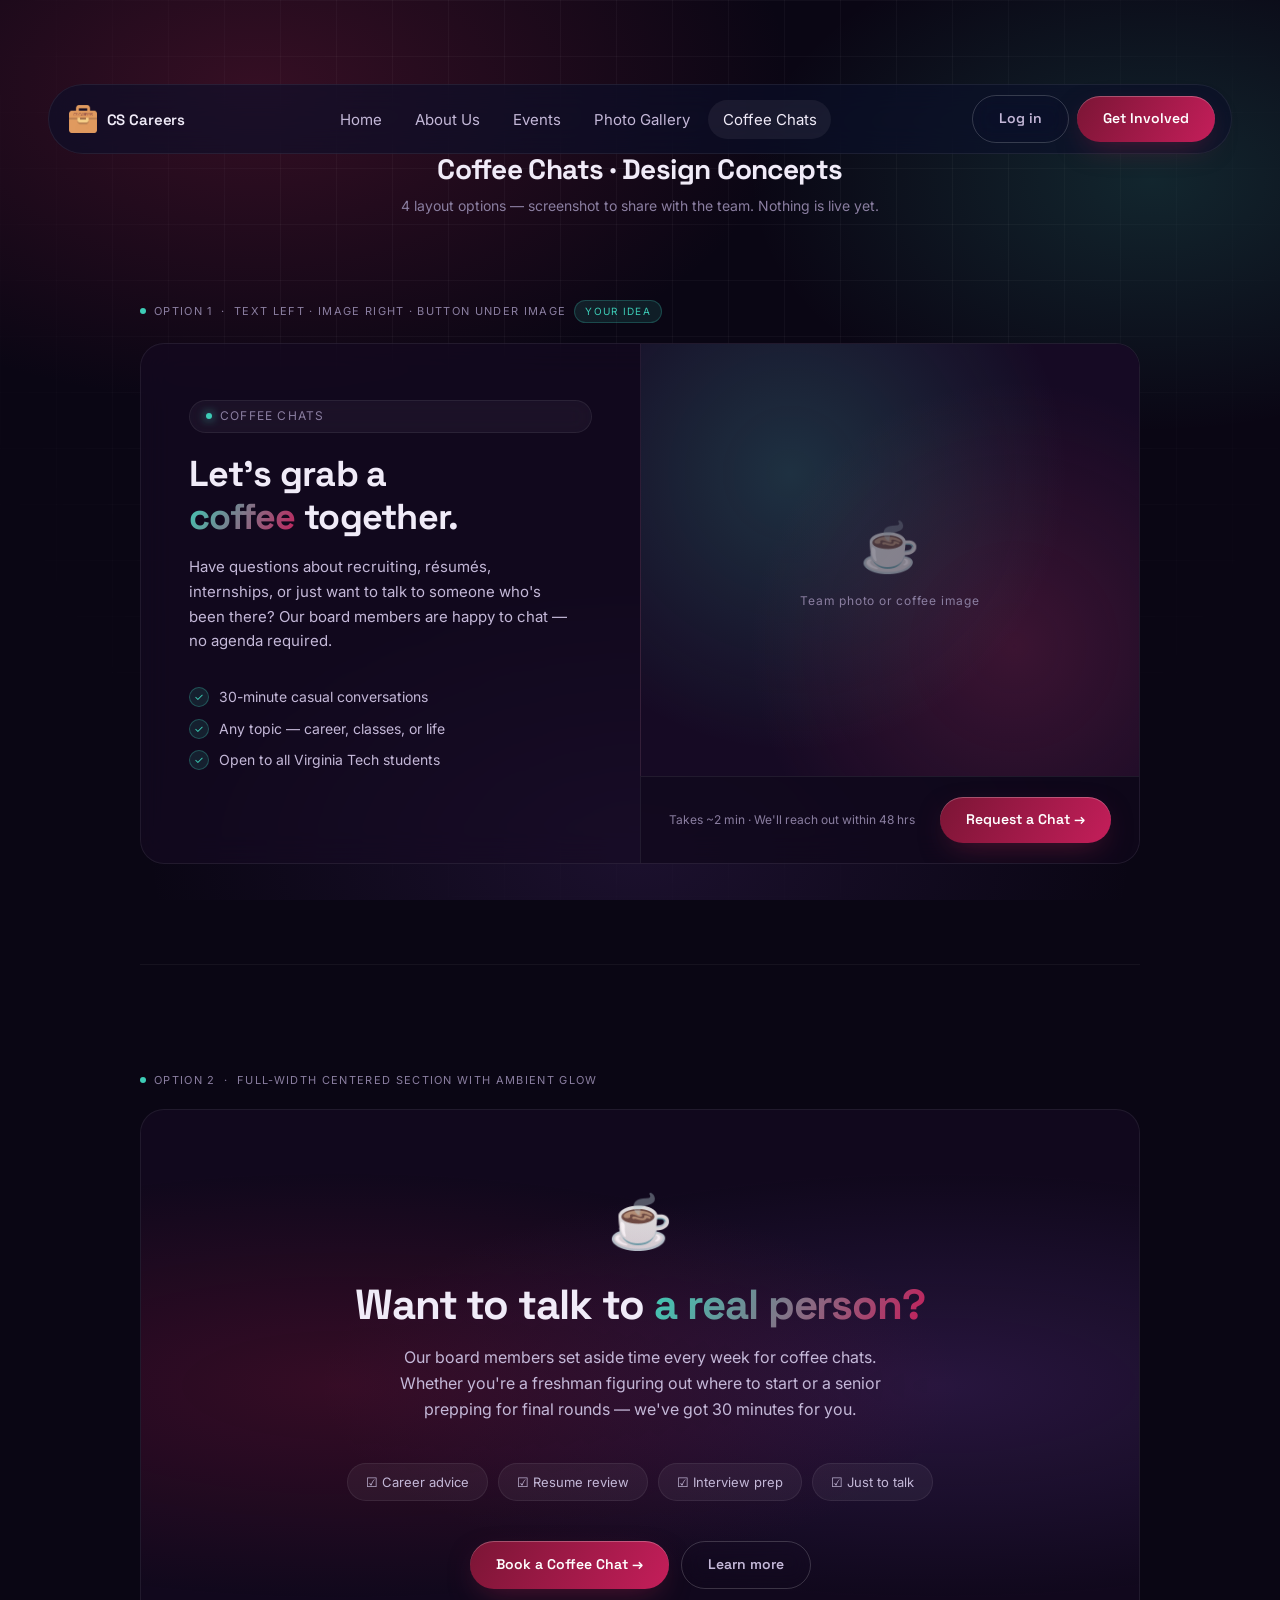
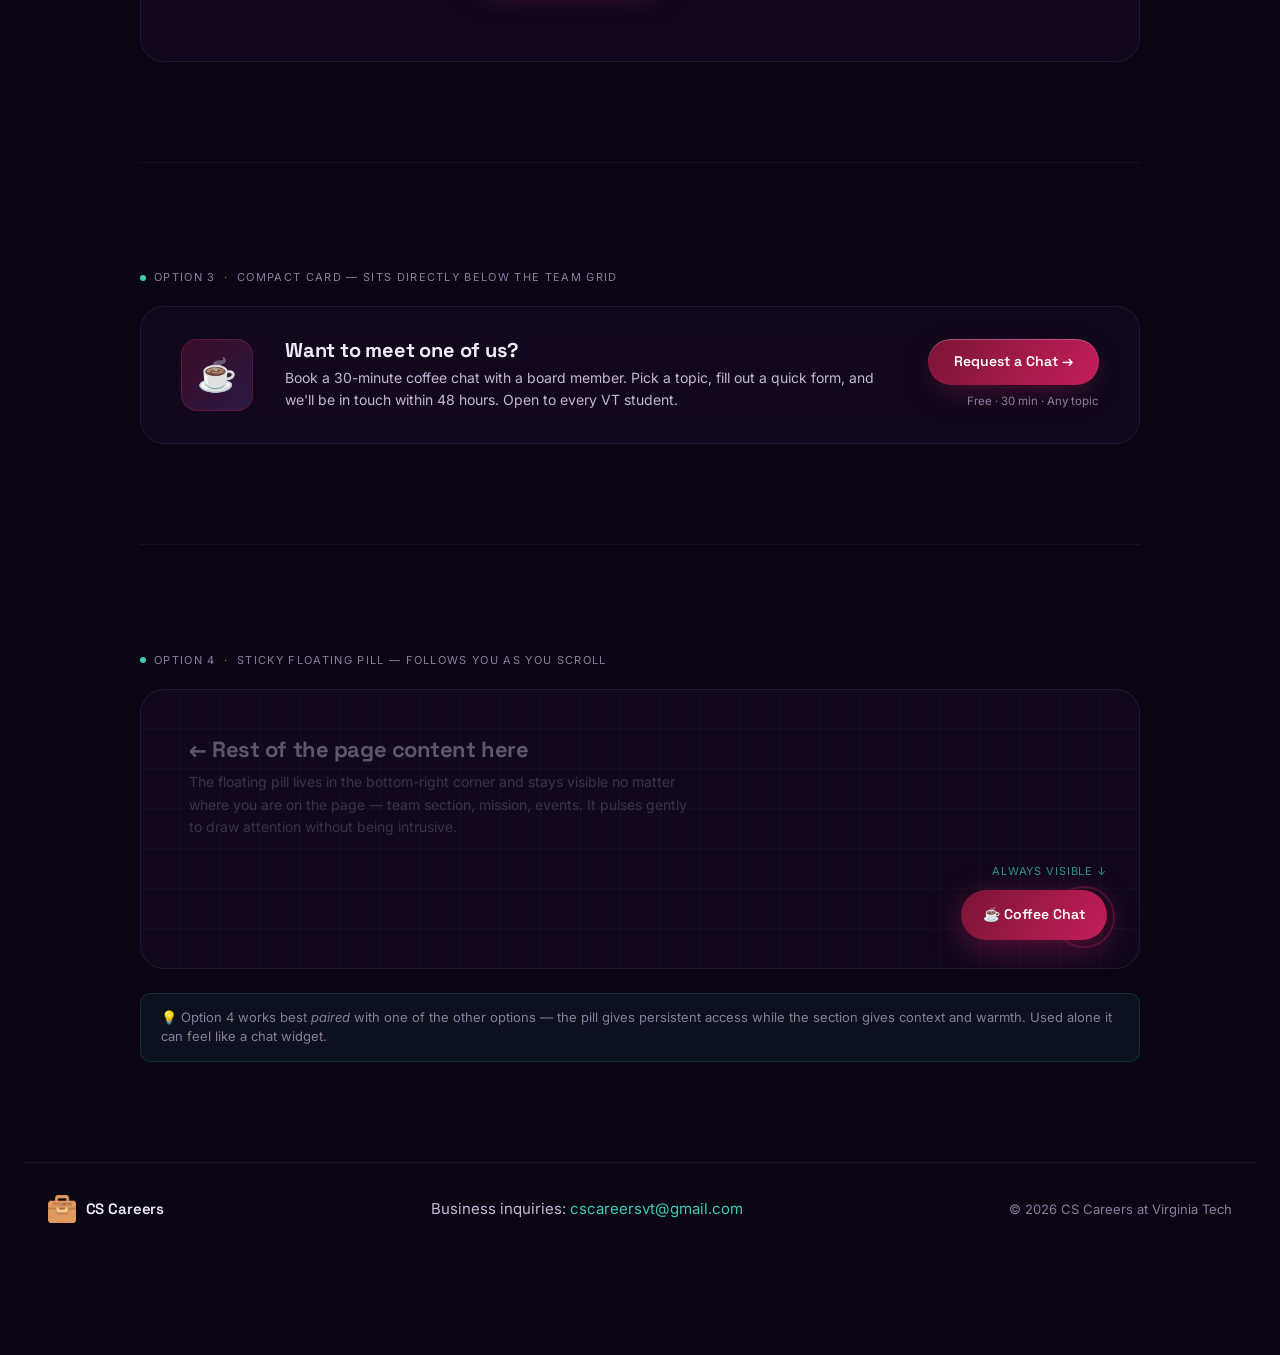
<file: coffee-chat-concepts.html>
<!DOCTYPE html>
<html lang="en">
<head>
  <meta charset="UTF-8" />
  <meta name="viewport" content="width=device-width, initial-scale=1.0" />
  <title>Coffee Chats · CS Careers at Virginia Tech</title>
  <link rel="preconnect" href="https://fonts.googleapis.com" />
  <link rel="preconnect" href="https://fonts.gstatic.com" crossorigin />
  <link href="https://fonts.googleapis.com/css2?family=Space+Grotesk:wght@400;500;600;700&family=Inter:wght@400;500;600&display=swap" rel="stylesheet" />
  <link rel="stylesheet" href="styles.css" />
  <style>
    *, *::before, *::after { box-sizing: border-box; margin: 0; padding: 0; }

    :root {
      --bg:       #0A0614;
      --surface:  rgba(22, 10, 36, 0.6);
      --border:   rgba(255,255,255,0.07);
      --maroon:   #7B1535;
      --magenta:  #C41E5A;
      --purple:   #6B3FA0;
      --cyan:     #3DCCB6;
      --text:     #F0EBF8;
      --text-soft:#C4B8D8;
      --text-mute:#8A7EA0;
      --radius:   16px;
      --radius-lg:24px;
    }

    body {
      background: var(--bg);
      color: var(--text);
      font-family: 'Inter', sans-serif;
      padding: 60px 24px 100px;
    }

    /* page label */
    .concepts-header {
      text-align: center;
      margin-bottom: 80px;
    }
    .concepts-header h1 {
      font-family: 'Space Grotesk', sans-serif;
      font-size: 28px;
      font-weight: 700;
      letter-spacing: -0.02em;
      margin-bottom: 10px;
    }
    .concepts-header p {
      font-size: 14px;
      color: var(--text-mute);
    }

    /* concept wrapper */
    .concept {
      max-width: 1000px;
      margin: 0 auto 100px;
    }
    .concept-label {
      display: inline-flex;
      align-items: center;
      gap: 8px;
      font-size: 11px;
      letter-spacing: 0.12em;
      text-transform: uppercase;
      color: var(--text-mute);
      margin-bottom: 20px;
    }
    .concept-label .dot {
      width: 6px; height: 6px;
      border-radius: 50%;
      background: var(--cyan);
    }
    .concept-label .tag {
      background: rgba(61,204,182,0.12);
      border: 1px solid rgba(61,204,182,0.25);
      border-radius: 999px;
      padding: 3px 10px;
      font-size: 10px;
      color: var(--cyan);
    }

    /* shared button */
    .btn {
      display: inline-flex;
      align-items: center;
      gap: 8px;
      padding: 12px 26px;
      border-radius: 999px;
      font-family: 'Space Grotesk', sans-serif;
      font-size: 14px;
      font-weight: 600;
      cursor: pointer;
      text-decoration: none;
      border: none;
      transition: opacity 0.2s, transform 0.2s;
    }
    .btn:hover { opacity: 0.88; transform: translateY(-1px); }
    .btn--primary {
      background: linear-gradient(120deg, var(--maroon), var(--magenta));
      color: #fff;
    }
    .btn--ghost {
      background: transparent;
      border: 1px solid rgba(255,255,255,0.18);
      color: var(--text-soft);
    }
    .btn--warm {
      background: linear-gradient(120deg, #7B3F00, #C97000);
      color: #fff;
    }

    /* eyebrow */
    .eyebrow {
      display: inline-flex;
      align-items: center;
      gap: 8px;
      font-size: 12px;
      letter-spacing: 0.1em;
      text-transform: uppercase;
      color: var(--text-mute);
      background: rgba(255,255,255,0.04);
      border: 1px solid var(--border);
      border-radius: 999px;
      padding: 6px 16px;
      margin-bottom: 20px;
    }
    .eyebrow__dot {
      width: 6px; height: 6px;
      border-radius: 50%;
      background: var(--cyan);
      flex-shrink: 0;
    }

    /* divider */
    .divider {
      border: none;
      border-top: 1px solid rgba(255,255,255,0.05);
      margin: 0 auto 100px;
      max-width: 1000px;
    }

    /* photo placeholder */
    .photo-placeholder {
      border-radius: var(--radius);
      background:
        radial-gradient(circle at 30% 30%, rgba(61,204,182,0.2), transparent 60%),
        radial-gradient(circle at 75% 70%, rgba(168,48,90,0.25), transparent 55%),
        #160A24;
      border: 1px solid var(--border);
      display: flex;
      align-items: center;
      justify-content: center;
      color: var(--text-mute);
      font-size: 13px;
      letter-spacing: 0.06em;
    }

    /* =====================================================
       CONCEPT 1 — Your idea: text left · image right · button under image
       ===================================================== */
    .c1-card {
      display: grid;
      grid-template-columns: 1fr 1fr;
      gap: 0;
      border-radius: var(--radius-lg);
      overflow: hidden;
      border: 1px solid var(--border);
      background: var(--surface);
      backdrop-filter: blur(16px);
    }
    .c1-text {
      padding: 56px 48px;
      display: flex;
      flex-direction: column;
      justify-content: center;
    }
    .c1-text h2 {
      font-family: 'Space Grotesk', sans-serif;
      font-size: clamp(26px, 3vw, 36px);
      font-weight: 700;
      letter-spacing: -0.02em;
      line-height: 1.2;
      margin-bottom: 16px;
    }
    .c1-text h2 span {
      background: linear-gradient(120deg, var(--cyan), var(--magenta));
      -webkit-background-clip: text;
      -webkit-text-fill-color: transparent;
    }
    .c1-text p {
      font-size: 15px;
      color: var(--text-soft);
      line-height: 1.65;
      margin-bottom: 32px;
      max-width: 380px;
    }
    .c1-text ul {
      list-style: none;
      margin-bottom: 36px;
      display: flex;
      flex-direction: column;
      gap: 10px;
    }
    .c1-text ul li {
      display: flex;
      align-items: center;
      gap: 10px;
      font-size: 14px;
      color: var(--text-soft);
    }
    .c1-text ul li::before {
      content: '✓';
      width: 20px; height: 20px;
      border-radius: 50%;
      background: rgba(61,204,182,0.12);
      border: 1px solid rgba(61,204,182,0.3);
      display: flex;
      align-items: center;
      justify-content: center;
      font-size: 11px;
      color: var(--cyan);
      flex-shrink: 0;
      text-align: center;
      line-height: 20px;
    }
    .c1-visual {
      display: flex;
      flex-direction: column;
      position: relative;
    }
    .c1-visual .photo-placeholder {
      flex: 1;
      border-radius: 0;
      border: none;
      border-left: 1px solid var(--border);
      min-height: 320px;
    }
    .c1-visual .photo-placeholder span {
      font-size: 48px;
      display: block;
      margin-bottom: 8px;
      opacity: 0.5;
    }
    .c1-visual .photo-placeholder p {
      font-size: 12px;
    }
    .c1-btn-area {
      padding: 20px 28px;
      background: rgba(10,6,20,0.4);
      border-top: 1px solid var(--border);
      border-left: 1px solid var(--border);
      display: flex;
      align-items: center;
      justify-content: space-between;
      gap: 12px;
    }
    .c1-btn-area small {
      font-size: 12px;
      color: var(--text-mute);
      line-height: 1.5;
    }

    /* =====================================================
       CONCEPT 2 — Full-width warm centered section
       ===================================================== */
    .c2-section {
      border-radius: var(--radius-lg);
      padding: 72px 48px;
      text-align: center;
      position: relative;
      overflow: hidden;
      background: var(--surface);
      border: 1px solid var(--border);
    }
    .c2-section::before {
      content: '';
      position: absolute;
      inset: 0;
      background:
        radial-gradient(ellipse at 20% 50%, rgba(123,21,53,0.35) 0%, transparent 55%),
        radial-gradient(ellipse at 80% 50%, rgba(107,63,160,0.25) 0%, transparent 55%);
      pointer-events: none;
    }
    .c2-icon {
      font-size: 52px;
      margin-bottom: 20px;
      display: block;
    }
    .c2-section h2 {
      font-family: 'Space Grotesk', sans-serif;
      font-size: clamp(28px, 3.5vw, 42px);
      font-weight: 700;
      letter-spacing: -0.025em;
      margin-bottom: 16px;
      position: relative;
    }
    .c2-section h2 span {
      background: linear-gradient(120deg, var(--cyan) 0%, var(--magenta) 100%);
      -webkit-background-clip: text;
      -webkit-text-fill-color: transparent;
    }
    .c2-section > p {
      font-size: 16px;
      color: var(--text-soft);
      max-width: 520px;
      margin: 0 auto 40px;
      line-height: 1.65;
      position: relative;
    }
    .c2-chips {
      display: flex;
      gap: 10px;
      justify-content: center;
      flex-wrap: wrap;
      margin-bottom: 40px;
      position: relative;
    }
    .c2-chip {
      background: rgba(255,255,255,0.05);
      border: 1px solid var(--border);
      border-radius: 999px;
      padding: 8px 18px;
      font-size: 13px;
      color: var(--text-soft);
    }
    .c2-btns {
      display: flex;
      gap: 12px;
      justify-content: center;
      position: relative;
    }

    /* =====================================================
       CONCEPT 3 — Compact inline card (after team section)
       ===================================================== */
    .c3-card {
      display: flex;
      align-items: center;
      gap: 32px;
      padding: 32px 40px;
      border-radius: var(--radius-lg);
      background: var(--surface);
      border: 1px solid var(--border);
      backdrop-filter: blur(16px);
    }
    .c3-icon-wrap {
      width: 72px; height: 72px;
      border-radius: var(--radius);
      background: linear-gradient(135deg, rgba(123,21,53,0.4), rgba(107,63,160,0.3));
      border: 1px solid rgba(196,30,90,0.3);
      display: flex;
      align-items: center;
      justify-content: center;
      font-size: 32px;
      flex-shrink: 0;
    }
    .c3-text { flex: 1; }
    .c3-text h3 {
      font-family: 'Space Grotesk', sans-serif;
      font-size: 20px;
      font-weight: 700;
      margin-bottom: 6px;
      letter-spacing: -0.01em;
    }
    .c3-text p {
      font-size: 14px;
      color: var(--text-soft);
      line-height: 1.55;
    }
    .c3-right {
      display: flex;
      flex-direction: column;
      align-items: flex-end;
      gap: 8px;
      flex-shrink: 0;
    }
    .c3-right small {
      font-size: 11.5px;
      color: var(--text-mute);
    }

    /* =====================================================
       CONCEPT 4 — Sticky floating pill (simulated)
       ===================================================== */
    .c4-demo {
      border-radius: var(--radius-lg);
      padding: 48px;
      background: var(--surface);
      border: 1px solid var(--border);
      position: relative;
      min-height: 280px;
    }
    .c4-demo-bg {
      position: absolute;
      inset: 0;
      border-radius: var(--radius-lg);
      background:
        repeating-linear-gradient(
          0deg,
          transparent,
          transparent 39px,
          rgba(255,255,255,0.025) 39px,
          rgba(255,255,255,0.025) 40px
        ),
        repeating-linear-gradient(
          90deg,
          transparent,
          transparent 39px,
          rgba(255,255,255,0.025) 39px,
          rgba(255,255,255,0.025) 40px
        );
      pointer-events: none;
    }
    .c4-page-content {
      position: relative;
      z-index: 1;
    }
    .c4-page-content h3 {
      font-family: 'Space Grotesk', sans-serif;
      font-size: 22px;
      font-weight: 700;
      margin-bottom: 10px;
      opacity: 0.35;
    }
    .c4-page-content p {
      font-size: 14px;
      color: var(--text-mute);
      line-height: 1.6;
      max-width: 500px;
      opacity: 0.35;
    }
    .c4-pill-container {
      position: absolute;
      bottom: 28px;
      right: 32px;
      z-index: 2;
      display: flex;
      flex-direction: column;
      align-items: flex-end;
      gap: 10px;
    }
    .c4-label {
      font-size: 11px;
      color: var(--cyan);
      letter-spacing: 0.08em;
      text-transform: uppercase;
      opacity: 0.7;
    }
    .c4-pill {
      display: flex;
      align-items: center;
      gap: 10px;
      padding: 14px 22px;
      border-radius: 999px;
      background: linear-gradient(120deg, var(--maroon), var(--magenta));
      color: #fff;
      font-family: 'Space Grotesk', sans-serif;
      font-size: 14px;
      font-weight: 600;
      box-shadow: 0 8px 32px rgba(196,30,90,0.4);
      cursor: pointer;
    }
    .c4-pill-ring {
      position: absolute;
      bottom: 20px;
      right: 24px;
      width: 62px;
      height: 62px;
      border-radius: 50%;
      border: 2px solid rgba(196,30,90,0.3);
      animation: pulse 2.5s ease-out infinite;
      pointer-events: none;
    }
    @keyframes pulse {
      0%   { transform: scale(1);   opacity: 0.6; }
      100% { transform: scale(2.2); opacity: 0;   }
    }
    .c4-note {
      margin-top: 24px;
      padding: 14px 20px;
      background: rgba(61,204,182,0.06);
      border: 1px solid rgba(61,204,182,0.15);
      border-radius: 10px;
      font-size: 13px;
      color: var(--text-mute);
      line-height: 1.5;
    }
  </style>
</head>
<body>
  <div class="bg-glow" aria-hidden="true"></div>
  <div class="bg-grid" aria-hidden="true"></div>

  <header class="site-header">
    <div class="header-inner">
      <a class="brand" href="index.html">
        <img src="assets/club_logo.png" alt="" class="brand__logo" />
        <span class="brand__name">CS Careers</span>
      </a>
      <nav class="nav" aria-label="Primary">
        <ul class="nav__list">
          <li><a href="index.html">Home</a></li>
          <li><a href="about.html">About Us</a></li>
          <li><a href="events.html">Events</a></li>
          <li><a href="gallery.html">Photo Gallery</a></li>
          <li><a href="coffee-chat-concepts.html" class="is-active">Coffee Chats</a></li>
        </ul>
      </nav>
      <div class="header-actions">
        <a href="#" class="btn btn--ghost btn--sm">Log in</a>
        <a href="#" class="btn btn--primary btn--sm">Get Involved</a>
      </div>
      <button class="nav-toggle" aria-expanded="false" aria-label="Toggle navigation">
        <span></span><span></span><span></span>
      </button>
    </div>
  </header>

  <main>
  <div class="concepts-header">
    <h1>Coffee Chats · Design Concepts</h1>
    <p>4 layout options — screenshot to share with the team. Nothing is live yet.</p>
  </div>

  <!-- ─────────────────────────────────────────────────────────
       CONCEPT 1  ·  YOUR IDEA: text left · image right · button under image
  ────────────────────────────────────────────────────────── -->
  <div class="concept">
    <div class="concept-label">
      <span class="dot"></span>
      Option 1 &nbsp;·&nbsp; Text left · Image right · Button under image
      <span class="tag">Your idea</span>
    </div>
    <div class="c1-card">
      <div class="c1-text">
        <span class="eyebrow"><span class="eyebrow__dot"></span>Coffee Chats</span>
        <h2>Let's grab a<br /><span>coffee</span> together.</h2>
        <p>
          Have questions about recruiting, résumés, internships, or just
          want to talk to someone who's been there? Our board members are
          happy to chat — no agenda required.
        </p>
        <ul>
          <li>30-minute casual conversations</li>
          <li>Any topic — career, classes, or life</li>
          <li>Open to all Virginia Tech students</li>
        </ul>
      </div>
      <div class="c1-visual">
        <div class="photo-placeholder">
          <div style="text-align:center">
            <span>☕</span>
            <p>Team photo or coffee image</p>
          </div>
        </div>
        <div class="c1-btn-area">
          <small>Takes ~2 min · We'll reach out within 48 hrs</small>
          <a href="#" class="btn btn--primary">Request a Chat →</a>
        </div>
      </div>
    </div>
  </div>

  <hr class="divider" />

  <!-- ─────────────────────────────────────────────────────────
       CONCEPT 2  ·  Full-width warm centered section
  ────────────────────────────────────────────────────────── -->
  <div class="concept">
    <div class="concept-label">
      <span class="dot"></span>
      Option 2 &nbsp;·&nbsp; Full-width centered section with ambient glow
    </div>
    <div class="c2-section">
      <span class="c2-icon">☕</span>
      <h2>Want to talk to <span>a real person?</span></h2>
      <p>
        Our board members set aside time every week for coffee chats.
        Whether you're a freshman figuring out where to start or a senior
        prepping for final rounds — we've got 30 minutes for you.
      </p>
      <div class="c2-chips">
        <span class="c2-chip">☑ Career advice</span>
        <span class="c2-chip">☑ Resume review</span>
        <span class="c2-chip">☑ Interview prep</span>
        <span class="c2-chip">☑ Just to talk</span>
      </div>
      <div class="c2-btns">
        <a href="#" class="btn btn--primary">Book a Coffee Chat →</a>
        <a href="#" class="btn btn--ghost">Learn more</a>
      </div>
    </div>
  </div>

  <hr class="divider" />

  <!-- ─────────────────────────────────────────────────────────
       CONCEPT 3  ·  Compact inline card (sits right after the team grid)
  ────────────────────────────────────────────────────────── -->
  <div class="concept">
    <div class="concept-label">
      <span class="dot"></span>
      Option 3 &nbsp;·&nbsp; Compact card — sits directly below the team grid
    </div>
    <div class="c3-card">
      <div class="c3-icon-wrap">☕</div>
      <div class="c3-text">
        <h3>Want to meet one of us?</h3>
        <p>
          Book a 30-minute coffee chat with a board member. Pick a topic,
          fill out a quick form, and we'll be in touch within 48 hours.
          Open to every VT student.
        </p>
      </div>
      <div class="c3-right">
        <a href="#" class="btn btn--primary">Request a Chat →</a>
        <small>Free · 30 min · Any topic</small>
      </div>
    </div>
  </div>

  <hr class="divider" />

  <!-- ─────────────────────────────────────────────────────────
       CONCEPT 4  ·  Sticky floating pill (simulated in-context)
  ────────────────────────────────────────────────────────── -->
  <div class="concept">
    <div class="concept-label">
      <span class="dot"></span>
      Option 4 &nbsp;·&nbsp; Sticky floating pill — follows you as you scroll
    </div>
    <div class="c4-demo">
      <div class="c4-demo-bg"></div>
      <div class="c4-page-content">
        <h3>← Rest of the page content here</h3>
        <p>
          The floating pill lives in the bottom-right corner and stays visible
          no matter where you are on the page — team section, mission, events.
          It pulses gently to draw attention without being intrusive.
        </p>
      </div>
      <div class="c4-pill-container">
        <span class="c4-label">always visible ↓</span>
        <div class="c4-pill">☕ Coffee Chat</div>
      </div>
      <div class="c4-pill-ring"></div>
    </div>
    <div class="c4-note">
      💡 Option 4 works best <em>paired</em> with one of the other options — the pill gives persistent access while the section gives context and warmth. Used alone it can feel like a chat widget.
    </div>
  </div>

  </main>

  <footer class="site-footer">
    <div class="footer-inner">
      <a class="brand" href="index.html">
        <img src="assets/club_logo.png" alt="" class="brand__logo" />
        <span class="brand__name">CS Careers</span>
      </a>
      <p class="footer-contact">
        Business inquiries: <a href="mailto:cscareersvt@gmail.com">cscareersvt@gmail.com</a>
      </p>
      <p class="footer-meta">© 2026 CS Careers at Virginia Tech</p>
    </div>
  </footer>

  <script src="script.js"></script>
</body>
</html>
</file>
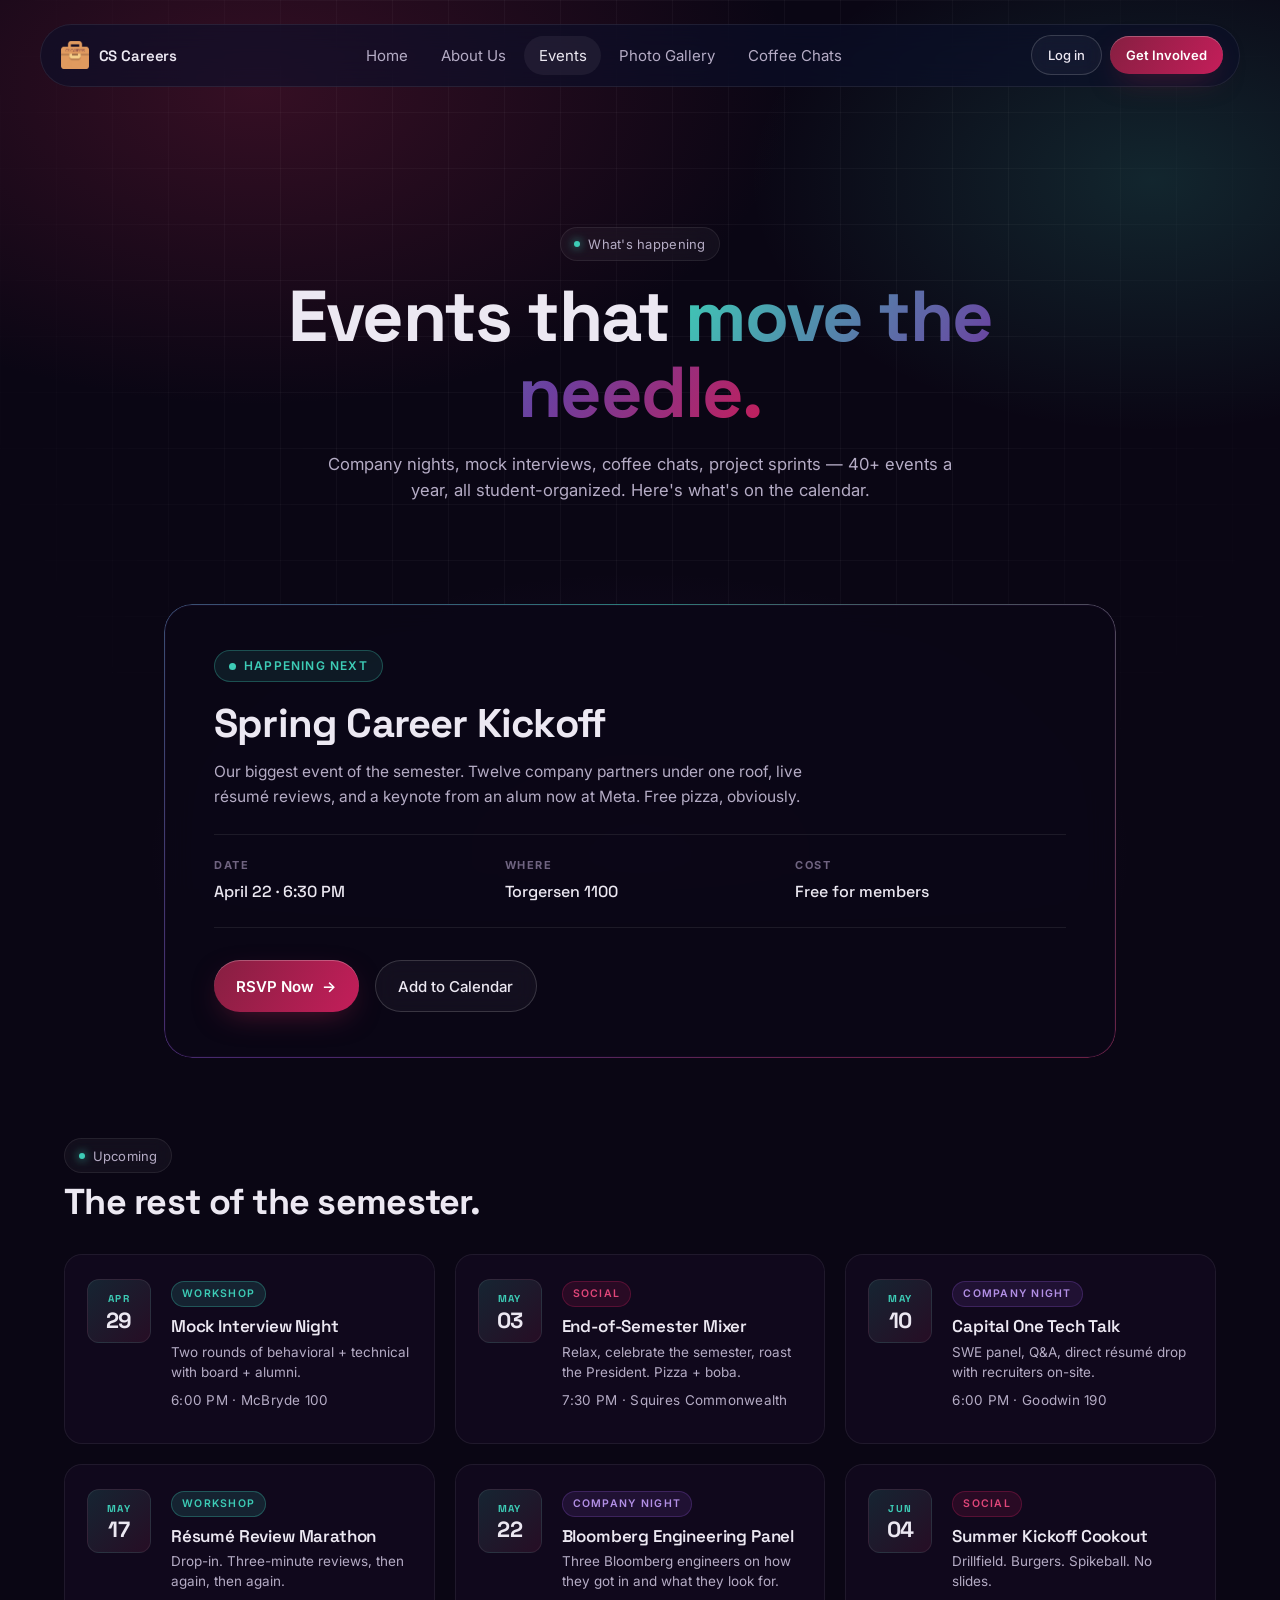
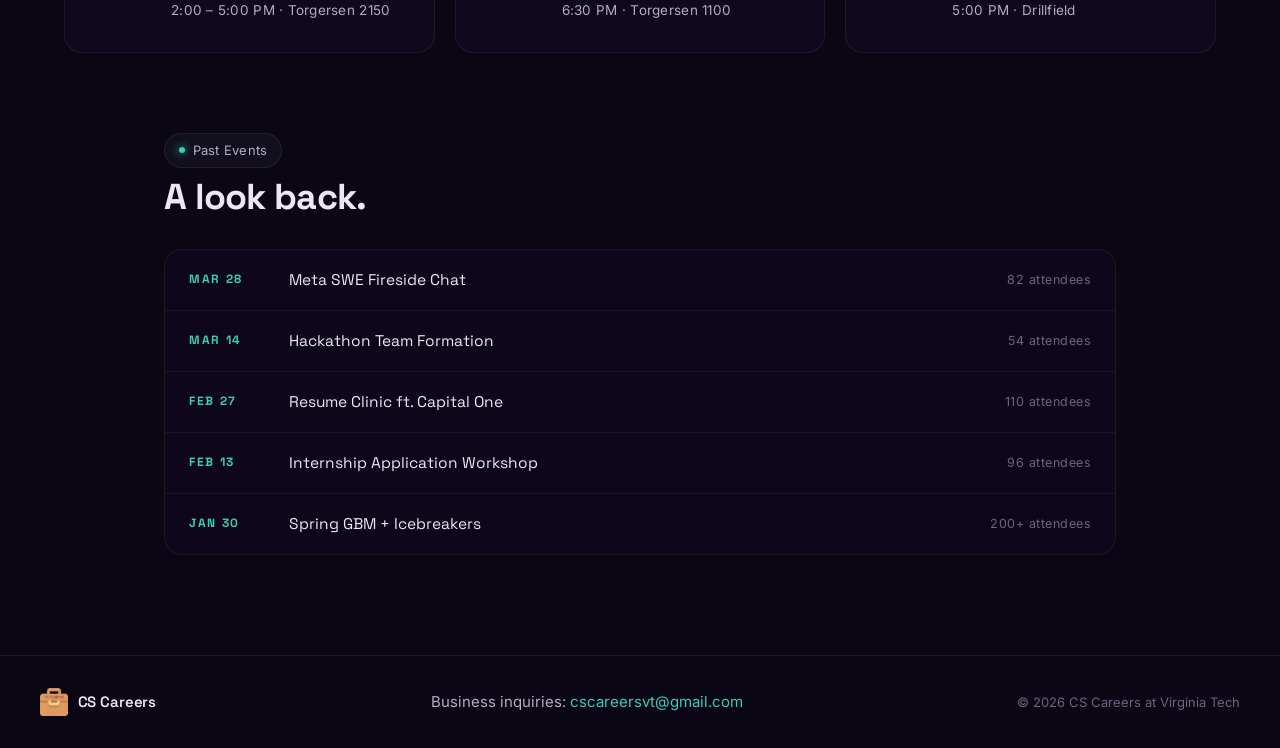
<file: events.html>
<!DOCTYPE html>
<html lang="en">
<head>
  <meta charset="UTF-8" />
  <meta name="viewport" content="width=device-width, initial-scale=1.0" />
  <title>Events · CS Careers at Virginia Tech</title>
  <link rel="preconnect" href="https://fonts.googleapis.com" />
  <link rel="preconnect" href="https://fonts.gstatic.com" crossorigin />
  <link href="https://fonts.googleapis.com/css2?family=Space+Grotesk:wght@400;500;600;700&family=Inter:wght@400;500;600&display=swap" rel="stylesheet" />
  <link rel="stylesheet" href="styles.css" />
</head>
<body>
  <div class="bg-glow" aria-hidden="true"></div>
  <div class="bg-grid" aria-hidden="true"></div>

  <header class="site-header">
    <div class="header-inner">
      <a class="brand" href="index.html">
        <img src="assets/club_logo.png" alt="" class="brand__logo" />
        <span class="brand__name">CS Careers</span>
      </a>
      <nav class="nav" aria-label="Primary">
        <ul class="nav__list">
          <li><a href="index.html">Home</a></li>
          <li><a href="about.html">About Us</a></li>
          <li><a href="events.html" class="is-active">Events</a></li>
          <li><a href="gallery.html">Photo Gallery</a></li>
          <li><a href="coffee-chat-concepts.html">Coffee Chats</a></li>
        </ul>
      </nav>
      <div class="header-actions">
        <a href="#" class="btn btn--ghost btn--sm">Log in</a>
        <a href="#" class="btn btn--primary btn--sm">Get Involved</a>
      </div>
      <button class="nav-toggle" aria-expanded="false" aria-label="Toggle navigation">
        <span></span><span></span><span></span>
      </button>
    </div>
  </header>

  <main>
    <!-- PAGE HEADER -->
    <section class="page-head">
      <span class="eyebrow"><span class="eyebrow__dot"></span>What's happening</span>
      <h1 class="page-title">Events that <span class="grad">move the needle.</span></h1>
      <p class="page-sub">
        Company nights, mock interviews, coffee chats, project sprints —
        40+ events a year, all student-organized. Here's what's on the calendar.
      </p>
    </section>

    <!-- FEATURED EVENT -->
    <section class="featured-event">
      <div class="featured-event__card">
        <div class="featured-event__border" aria-hidden="true"></div>
        <div class="featured-event__body">
          <span class="featured-event__badge">
            <span class="eventpop__pulse" aria-hidden="true"></span>
            Happening Next
          </span>
          <h2>Spring Career Kickoff</h2>
          <p class="featured-event__desc">
            Our biggest event of the semester. Twelve company partners under one
            roof, live résumé reviews, and a keynote from an alum now at Meta.
            Free pizza, obviously.
          </p>
          <ul class="featured-event__meta">
            <li><strong>Date</strong><span>April 22 · 6:30 PM</span></li>
            <li><strong>Where</strong><span>Torgersen 1100</span></li>
            <li><strong>Cost</strong><span>Free for members</span></li>
          </ul>
          <div class="hero__ctas">
            <a class="btn btn--primary" href="#">RSVP Now <span aria-hidden="true">→</span></a>
            <a class="btn btn--ghost" href="#">Add to Calendar</a>
          </div>
        </div>
      </div>
    </section>

    <!-- UPCOMING -->
    <section class="events-list">
      <div class="events-list__head">
        <span class="eyebrow"><span class="eyebrow__dot"></span>Upcoming</span>
        <h2>The rest of the semester.</h2>
      </div>
      <div class="events-grid">
        <article class="event-card">
          <div class="event-card__date">
            <span class="event-card__mo">APR</span>
            <span class="event-card__day">29</span>
          </div>
          <div class="event-card__body">
            <span class="event-card__tag tag--teal">Workshop</span>
            <h3>Mock Interview Night</h3>
            <p>Two rounds of behavioral + technical with board + alumni.</p>
            <p class="event-card__meta">6:00 PM · McBryde 100</p>
          </div>
        </article>
        <article class="event-card">
          <div class="event-card__date">
            <span class="event-card__mo">MAY</span>
            <span class="event-card__day">03</span>
          </div>
          <div class="event-card__body">
            <span class="event-card__tag tag--rose">Social</span>
            <h3>End-of-Semester Mixer</h3>
            <p>Relax, celebrate the semester, roast the President. Pizza + boba.</p>
            <p class="event-card__meta">7:30 PM · Squires Commonwealth</p>
          </div>
        </article>
        <article class="event-card">
          <div class="event-card__date">
            <span class="event-card__mo">MAY</span>
            <span class="event-card__day">10</span>
          </div>
          <div class="event-card__body">
            <span class="event-card__tag tag--purple">Company Night</span>
            <h3>Capital One Tech Talk</h3>
            <p>SWE panel, Q&amp;A, direct résumé drop with recruiters on-site.</p>
            <p class="event-card__meta">6:00 PM · Goodwin 190</p>
          </div>
        </article>
        <article class="event-card">
          <div class="event-card__date">
            <span class="event-card__mo">MAY</span>
            <span class="event-card__day">17</span>
          </div>
          <div class="event-card__body">
            <span class="event-card__tag tag--teal">Workshop</span>
            <h3>Résumé Review Marathon</h3>
            <p>Drop-in. Three-minute reviews, then again, then again.</p>
            <p class="event-card__meta">2:00 – 5:00 PM · Torgersen 2150</p>
          </div>
        </article>
        <article class="event-card">
          <div class="event-card__date">
            <span class="event-card__mo">MAY</span>
            <span class="event-card__day">22</span>
          </div>
          <div class="event-card__body">
            <span class="event-card__tag tag--purple">Company Night</span>
            <h3>Bloomberg Engineering Panel</h3>
            <p>Three Bloomberg engineers on how they got in and what they look for.</p>
            <p class="event-card__meta">6:30 PM · Torgersen 1100</p>
          </div>
        </article>
        <article class="event-card">
          <div class="event-card__date">
            <span class="event-card__mo">JUN</span>
            <span class="event-card__day">04</span>
          </div>
          <div class="event-card__body">
            <span class="event-card__tag tag--rose">Social</span>
            <h3>Summer Kickoff Cookout</h3>
            <p>Drillfield. Burgers. Spikeball. No slides.</p>
            <p class="event-card__meta">5:00 PM · Drillfield</p>
          </div>
        </article>
      </div>
    </section>

    <!-- PAST EVENTS -->
    <section class="past-events">
      <div class="events-list__head">
        <span class="eyebrow"><span class="eyebrow__dot"></span>Past Events</span>
        <h2>A look back.</h2>
      </div>
      <ul class="past-list">
        <li>
          <span class="past-list__date">MAR 28</span>
          <span class="past-list__name">Meta SWE Fireside Chat</span>
          <span class="past-list__stat">82 attendees</span>
        </li>
        <li>
          <span class="past-list__date">MAR 14</span>
          <span class="past-list__name">Hackathon Team Formation</span>
          <span class="past-list__stat">54 attendees</span>
        </li>
        <li>
          <span class="past-list__date">FEB 27</span>
          <span class="past-list__name">Resume Clinic ft. Capital One</span>
          <span class="past-list__stat">110 attendees</span>
        </li>
        <li>
          <span class="past-list__date">FEB 13</span>
          <span class="past-list__name">Internship Application Workshop</span>
          <span class="past-list__stat">96 attendees</span>
        </li>
        <li>
          <span class="past-list__date">JAN 30</span>
          <span class="past-list__name">Spring GBM + Icebreakers</span>
          <span class="past-list__stat">200+ attendees</span>
        </li>
      </ul>
    </section>
  </main>

  <footer class="site-footer">
    <div class="footer-inner">
      <a class="brand" href="index.html">
        <img src="assets/club_logo.png" alt="" class="brand__logo" />
        <span class="brand__name">CS Careers</span>
      </a>
      <p class="footer-contact">
        Business inquiries: <a href="mailto:cscareersvt@gmail.com">cscareersvt@gmail.com</a>
      </p>
      <p class="footer-meta">© 2026 CS Careers at Virginia Tech</p>
    </div>
  </footer>

  <script src="script.js"></script>
</body>
</html>
</file>
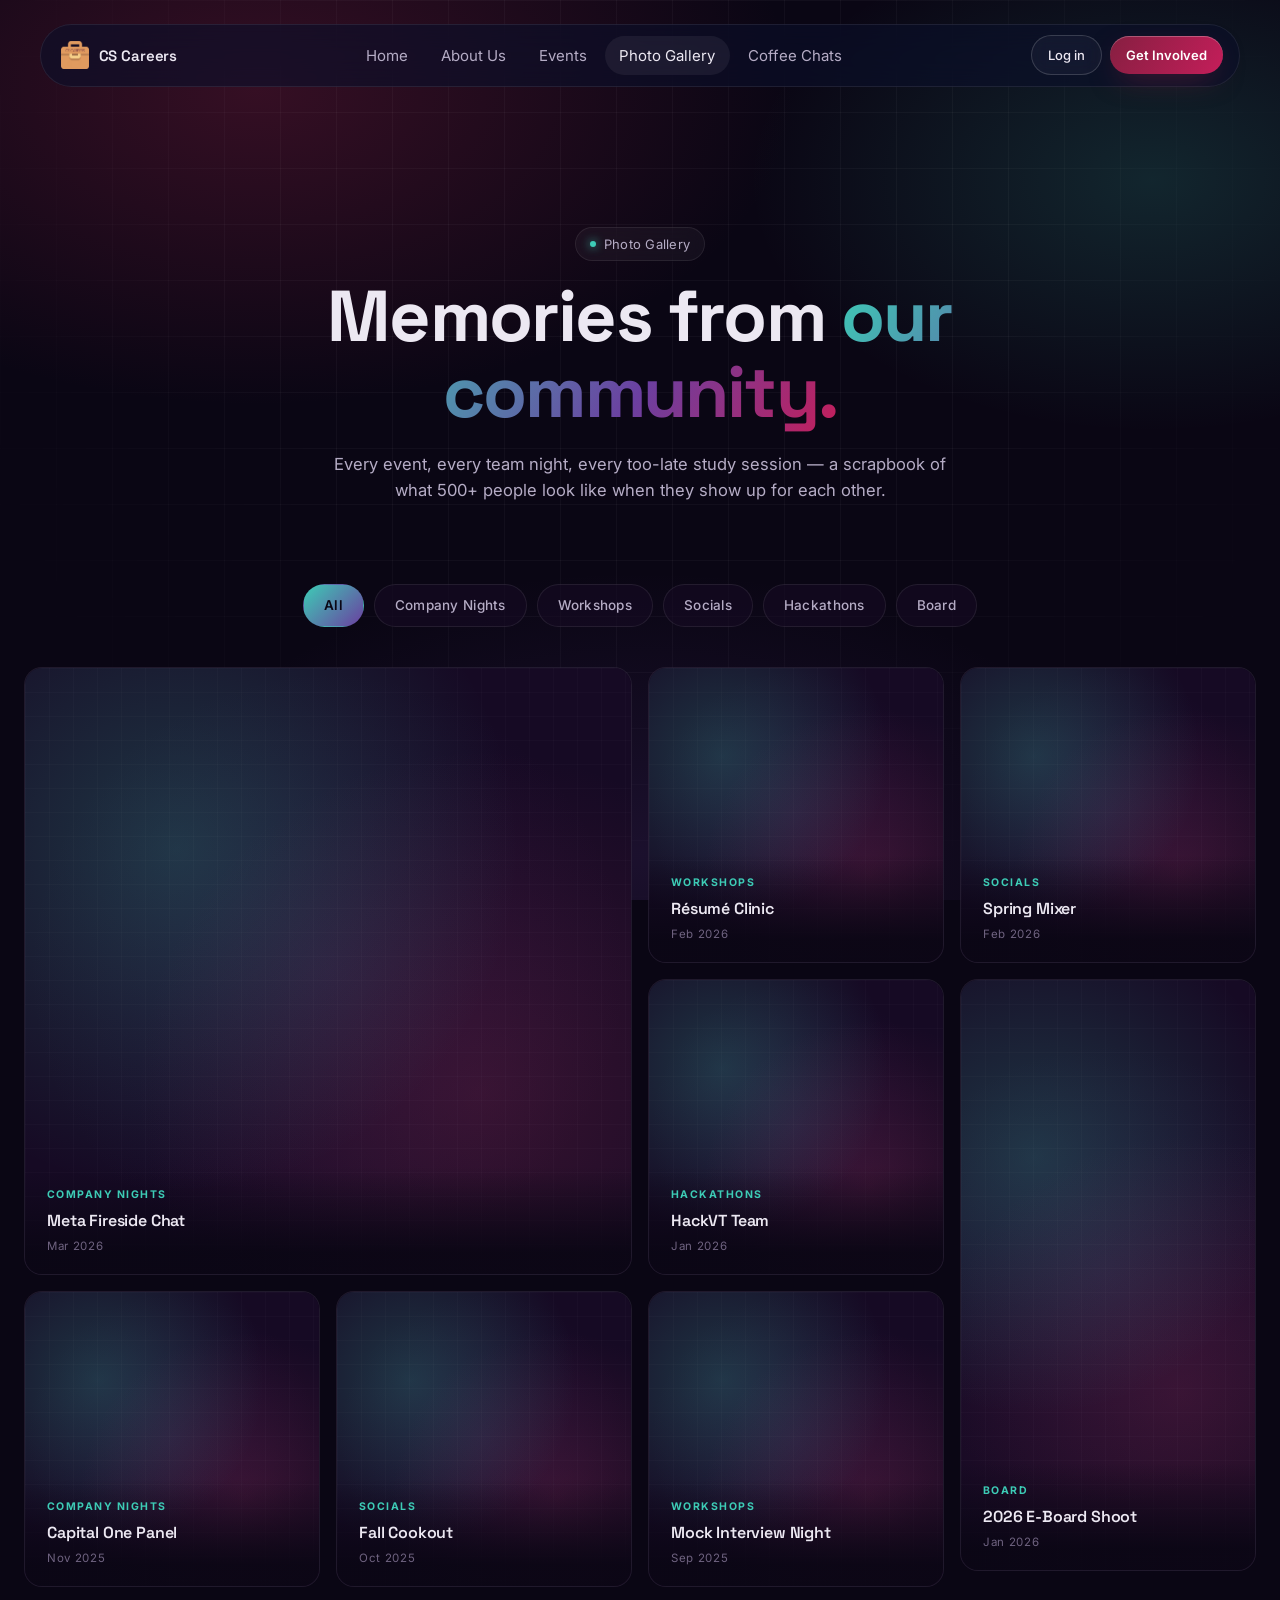
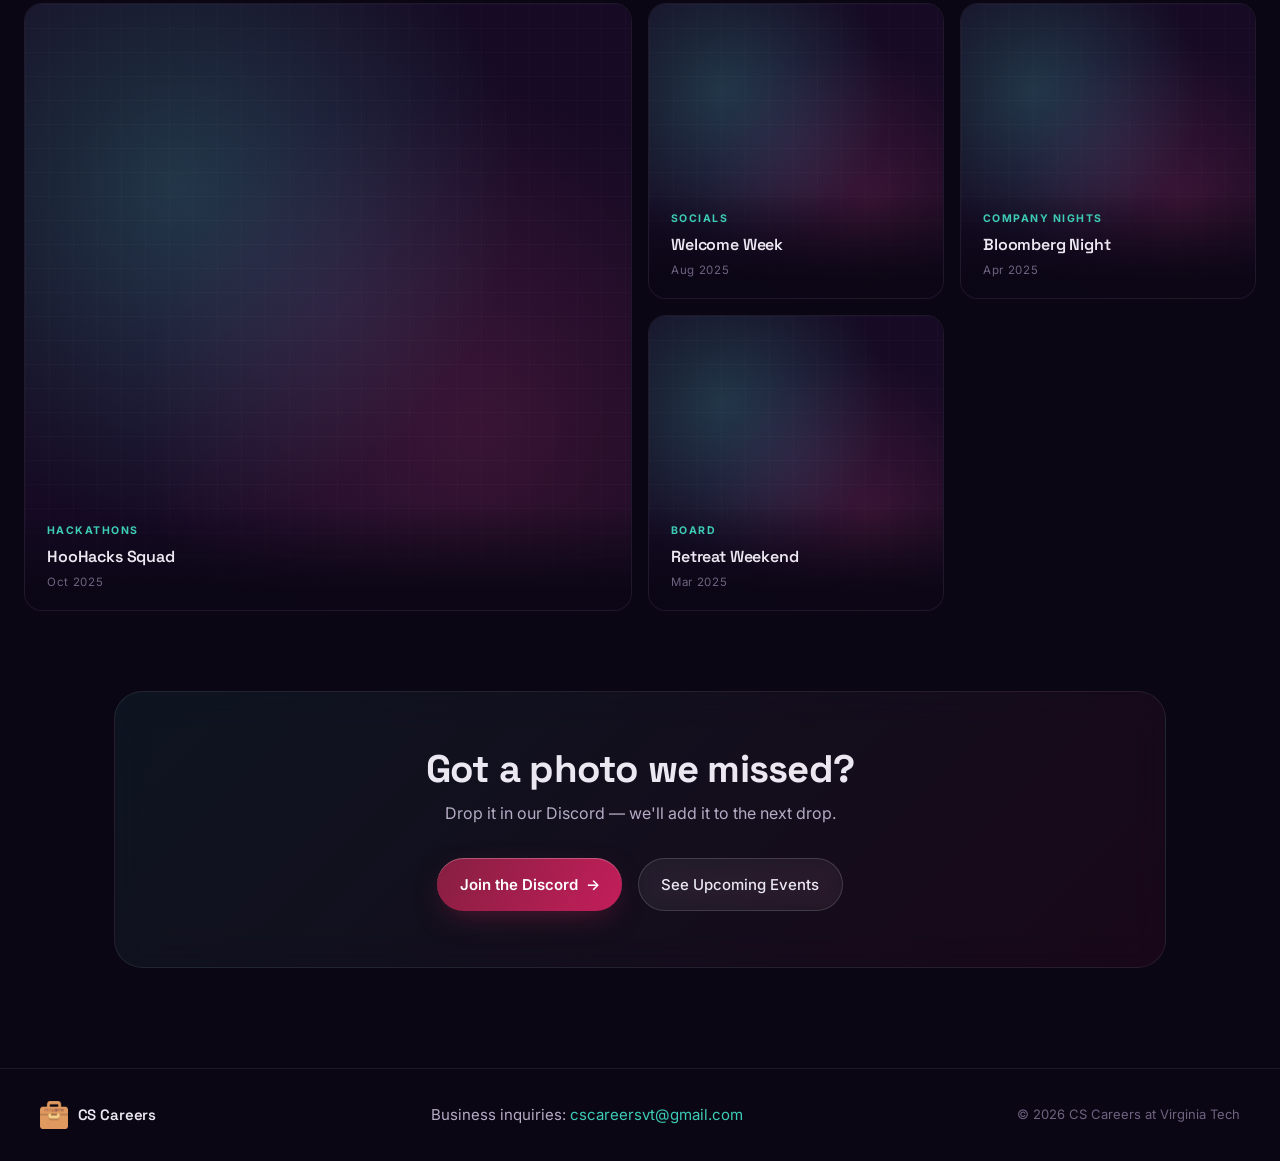
<file: gallery.html>
<!DOCTYPE html>
<html lang="en">
<head>
  <meta charset="UTF-8" />
  <meta name="viewport" content="width=device-width, initial-scale=1.0" />
  <title>Photo Gallery · CS Careers at Virginia Tech</title>
  <link rel="preconnect" href="https://fonts.googleapis.com" />
  <link rel="preconnect" href="https://fonts.gstatic.com" crossorigin />
  <link href="https://fonts.googleapis.com/css2?family=Space+Grotesk:wght@400;500;600;700&family=Inter:wght@400;500;600&display=swap" rel="stylesheet" />
  <link rel="stylesheet" href="styles.css" />
</head>
<body>
  <div class="bg-glow" aria-hidden="true"></div>
  <div class="bg-grid" aria-hidden="true"></div>

  <header class="site-header">
    <div class="header-inner">
      <a class="brand" href="index.html">
        <img src="assets/club_logo.png" alt="" class="brand__logo" />
        <span class="brand__name">CS Careers</span>
      </a>
      <nav class="nav" aria-label="Primary">
        <ul class="nav__list">
          <li><a href="index.html">Home</a></li>
          <li><a href="about.html">About Us</a></li>
          <li><a href="events.html">Events</a></li>
          <li><a href="gallery.html" class="is-active">Photo Gallery</a></li>
          <li><a href="coffee-chat-concepts.html">Coffee Chats</a></li>
        </ul>
      </nav>
      <div class="header-actions">
        <a href="#" class="btn btn--ghost btn--sm">Log in</a>
        <a href="#" class="btn btn--primary btn--sm">Get Involved</a>
      </div>
      <button class="nav-toggle" aria-expanded="false" aria-label="Toggle navigation">
        <span></span><span></span><span></span>
      </button>
    </div>
  </header>

  <main>
    <!-- PAGE HEADER -->
    <section class="page-head">
      <span class="eyebrow"><span class="eyebrow__dot"></span>Photo Gallery</span>
      <h1 class="page-title">Memories from <span class="grad">our community.</span></h1>
      <p class="page-sub">
        Every event, every team night, every too-late study session —
        a scrapbook of what 500+ people look like when they show up for each other.
      </p>
    </section>

    <!-- FILTER CHIPS -->
    <section class="gallery-filters">
      <button class="gallery-chip is-active" type="button">All</button>
      <button class="gallery-chip" type="button">Company Nights</button>
      <button class="gallery-chip" type="button">Workshops</button>
      <button class="gallery-chip" type="button">Socials</button>
      <button class="gallery-chip" type="button">Hackathons</button>
      <button class="gallery-chip" type="button">Board</button>
    </section>

    <!-- GRID -->
    <section class="gallery-section">
      <div class="gallery-grid">
        <figure class="gallery-tile gallery-tile--lg">
          <div class="gallery-tile__placeholder" aria-hidden="true"></div>
          <figcaption>
            <span class="gallery-tile__tag">Company Nights</span>
            <span class="gallery-tile__title">Meta Fireside Chat</span>
            <span class="gallery-tile__date">Mar 2026</span>
          </figcaption>
        </figure>
        <figure class="gallery-tile">
          <div class="gallery-tile__placeholder" aria-hidden="true"></div>
          <figcaption>
            <span class="gallery-tile__tag">Workshops</span>
            <span class="gallery-tile__title">Résumé Clinic</span>
            <span class="gallery-tile__date">Feb 2026</span>
          </figcaption>
        </figure>
        <figure class="gallery-tile">
          <div class="gallery-tile__placeholder" aria-hidden="true"></div>
          <figcaption>
            <span class="gallery-tile__tag">Socials</span>
            <span class="gallery-tile__title">Spring Mixer</span>
            <span class="gallery-tile__date">Feb 2026</span>
          </figcaption>
        </figure>
        <figure class="gallery-tile">
          <div class="gallery-tile__placeholder" aria-hidden="true"></div>
          <figcaption>
            <span class="gallery-tile__tag">Hackathons</span>
            <span class="gallery-tile__title">HackVT Team</span>
            <span class="gallery-tile__date">Jan 2026</span>
          </figcaption>
        </figure>
        <figure class="gallery-tile gallery-tile--tall">
          <div class="gallery-tile__placeholder" aria-hidden="true"></div>
          <figcaption>
            <span class="gallery-tile__tag">Board</span>
            <span class="gallery-tile__title">2026 E-Board Shoot</span>
            <span class="gallery-tile__date">Jan 2026</span>
          </figcaption>
        </figure>
        <figure class="gallery-tile">
          <div class="gallery-tile__placeholder" aria-hidden="true"></div>
          <figcaption>
            <span class="gallery-tile__tag">Company Nights</span>
            <span class="gallery-tile__title">Capital One Panel</span>
            <span class="gallery-tile__date">Nov 2025</span>
          </figcaption>
        </figure>
        <figure class="gallery-tile">
          <div class="gallery-tile__placeholder" aria-hidden="true"></div>
          <figcaption>
            <span class="gallery-tile__tag">Socials</span>
            <span class="gallery-tile__title">Fall Cookout</span>
            <span class="gallery-tile__date">Oct 2025</span>
          </figcaption>
        </figure>
        <figure class="gallery-tile gallery-tile--lg">
          <div class="gallery-tile__placeholder" aria-hidden="true"></div>
          <figcaption>
            <span class="gallery-tile__tag">Hackathons</span>
            <span class="gallery-tile__title">HooHacks Squad</span>
            <span class="gallery-tile__date">Oct 2025</span>
          </figcaption>
        </figure>
        <figure class="gallery-tile">
          <div class="gallery-tile__placeholder" aria-hidden="true"></div>
          <figcaption>
            <span class="gallery-tile__tag">Workshops</span>
            <span class="gallery-tile__title">Mock Interview Night</span>
            <span class="gallery-tile__date">Sep 2025</span>
          </figcaption>
        </figure>
        <figure class="gallery-tile">
          <div class="gallery-tile__placeholder" aria-hidden="true"></div>
          <figcaption>
            <span class="gallery-tile__tag">Socials</span>
            <span class="gallery-tile__title">Welcome Week</span>
            <span class="gallery-tile__date">Aug 2025</span>
          </figcaption>
        </figure>
        <figure class="gallery-tile">
          <div class="gallery-tile__placeholder" aria-hidden="true"></div>
          <figcaption>
            <span class="gallery-tile__tag">Company Nights</span>
            <span class="gallery-tile__title">Bloomberg Night</span>
            <span class="gallery-tile__date">Apr 2025</span>
          </figcaption>
        </figure>
        <figure class="gallery-tile">
          <div class="gallery-tile__placeholder" aria-hidden="true"></div>
          <figcaption>
            <span class="gallery-tile__tag">Board</span>
            <span class="gallery-tile__title">Retreat Weekend</span>
            <span class="gallery-tile__date">Mar 2025</span>
          </figcaption>
        </figure>
      </div>
    </section>

    <!-- CTA -->
    <section class="page-cta">
      <div class="page-cta__card">
        <h2>Got a photo we missed?</h2>
        <p>Drop it in our Discord — we'll add it to the next drop.</p>
        <div class="hero__ctas">
          <a class="btn btn--primary" href="#">Join the Discord <span aria-hidden="true">→</span></a>
          <a class="btn btn--ghost" href="events.html">See Upcoming Events</a>
        </div>
      </div>
    </section>
  </main>

  <footer class="site-footer">
    <div class="footer-inner">
      <a class="brand" href="index.html">
        <img src="assets/club_logo.png" alt="" class="brand__logo" />
        <span class="brand__name">CS Careers</span>
      </a>
      <p class="footer-contact">
        Business inquiries: <a href="mailto:cscareersvt@gmail.com">cscareersvt@gmail.com</a>
      </p>
      <p class="footer-meta">© 2026 CS Careers at Virginia Tech</p>
    </div>
  </footer>

  <script src="script.js"></script>
</body>
</html>
</file>
<file: styles.css>
/* ==================================================
   CS Careers @ VT — Dark SaaS redesign
   Inspirations: OneTest dark hero + DeX-AI glow + Dribbble pro
   ================================================== */

:root {
  /* Palette — VT-leaning: Chicago Maroon primary, teal/plum/rose accents */
  --bg: #0A0614;
  --bg-2: #160A24;
  --surface: rgba(255, 255, 255, 0.04);
  --surface-2: rgba(255, 255, 255, 0.06);
  --border: rgba(255, 255, 255, 0.08);
  --border-strong: rgba(255, 255, 255, 0.16);

  /* Named VT-inspired accents */
  --maroon: #861F41;         /* VT Chicago Maroon — primary brand */
  --maroon-deep: #5E1530;
  --maroon-glow: #A8305A;    /* brighter maroon for glows/gradients */

  /* Retained gradient var names so existing rules still resolve —
     hex values shifted to VT-compatible hues */
  --cyan: #3DCCB6;           /* VT-adjacent turquoise (was #3DD9FF) */
  --purple: #6B3FA0;         /* plum violet (was #8A5CFF) */
  --magenta: #C41E5A;        /* deep rose (was #FF4D9D) */

  --text: #ECE8F2;
  --text-soft: #B5ACC5;
  --text-mute: #6F6380;

  /* Type */
  --font-display: "Space Grotesk", system-ui, sans-serif;
  --font-body: "Inter", system-ui, sans-serif;

  --fs-xs: 0.8125rem;
  --fs-sm: 0.9375rem;
  --fs-md: 1.0625rem;
  --fs-lg: 1.375rem;
  --fs-xl: 2rem;
  --fs-2xl: 2.75rem;
  --fs-3xl: clamp(2.75rem, 6vw, 4.75rem);

  /* Spacing */
  --sp-1: 0.5rem;
  --sp-2: 1rem;
  --sp-3: 1.5rem;
  --sp-4: 2rem;
  --sp-5: 3rem;
  --sp-6: 5rem;
  --sp-7: 7rem;

  --radius-sm: 10px;
  --radius: 18px;
  --radius-lg: 28px;

  --container: 1200px;
}

/* Reset */
*, *::before, *::after { box-sizing: border-box; }
* { margin: 0; padding: 0; }
html { scroll-behavior: smooth; }
body {
  font-family: var(--font-body);
  background: var(--bg);
  color: var(--text);
  line-height: 1.55;
  -webkit-font-smoothing: antialiased;
  overflow-x: hidden;
  position: relative;
}
img, svg { display: block; max-width: 100%; }
a { color: inherit; text-decoration: none; }
ul { list-style: none; }
button { font: inherit; cursor: pointer; border: 0; background: none; color: inherit; }

h1, h2, h3 { font-family: var(--font-display); letter-spacing: -0.02em; line-height: 1.08; }

.sr-only {
  position: absolute; width: 1px; height: 1px; padding: 0; margin: -1px;
  overflow: hidden; clip: rect(0,0,0,0); white-space: nowrap; border: 0;
}

/* Background decorations */
.bg-glow {
  position: fixed; inset: 0; z-index: -2;
  background:
    radial-gradient(60% 50% at 20% 10%, rgba(134, 31, 65, 0.35), transparent 70%),
    radial-gradient(45% 40% at 90% 20%, rgba(61, 204, 182, 0.16), transparent 70%),
    radial-gradient(55% 45% at 50% 95%, rgba(107, 63, 160, 0.18), transparent 70%),
    var(--bg);
}
.bg-grid {
  position: fixed; inset: 0; z-index: -1; pointer-events: none;
  background-image:
    linear-gradient(rgba(255,255,255,0.035) 1px, transparent 1px),
    linear-gradient(90deg, rgba(255,255,255,0.035) 1px, transparent 1px);
  background-size: 56px 56px;
  mask-image: radial-gradient(ellipse at 50% 30%, black 40%, transparent 80%);
}

/* Eyebrow label */
.eyebrow {
  display: inline-flex; align-items: center; gap: 0.5rem;
  padding: 0.4rem 0.85rem;
  border: 1px solid var(--border);
  border-radius: 999px;
  background: var(--surface);
  font-size: var(--fs-xs);
  color: var(--text-soft);
  letter-spacing: 0.02em;
  backdrop-filter: blur(10px);
}
.eyebrow__dot {
  width: 6px; height: 6px; border-radius: 50%;
  background: var(--cyan);
  box-shadow: 0 0 10px var(--cyan);
}

/* Gradient text */
.grad {
  background: linear-gradient(120deg, var(--cyan) 0%, var(--purple) 60%, var(--magenta) 100%);
  -webkit-background-clip: text; background-clip: text;
  -webkit-text-fill-color: transparent;
}

/* ---------- Floating event popup ---------- */
.eventpop {
  position: fixed;
  bottom: 24px; right: 24px;
  z-index: 100;
  width: 340px;
  max-width: calc(100vw - 32px);
  border-radius: 22px;
  overflow: hidden;
  animation: popIn 0.55s cubic-bezier(0.2, 0.9, 0.3, 1.3);
  transform-origin: bottom right;
  transition: opacity 0.4s ease, transform 0.4s ease;
}
.eventpop.is-hidden {
  opacity: 0;
  transform: translateY(20px) scale(0.95);
  pointer-events: none;
}
.eventpop.is-gone { display: none; }

/* Animated conic-gradient border */
.eventpop__border {
  position: absolute; inset: 0;
  border-radius: 22px;
  padding: 1.5px;
  background: conic-gradient(
    from 0deg,
    var(--cyan), var(--purple), var(--magenta),
    var(--cyan), var(--purple), var(--cyan)
  );
  -webkit-mask:
    linear-gradient(#000 0 0) content-box,
    linear-gradient(#000 0 0);
  -webkit-mask-composite: xor;
          mask-composite: exclude;
  animation: spinBorder 6s linear infinite;
  pointer-events: none;
}
@keyframes spinBorder {
  to { transform: rotate(360deg); }
}

.eventpop__body {
  position: relative;
  padding: 1.1rem 1.1rem 0;
  background:
    linear-gradient(160deg, rgba(134, 31, 65, 0.28), rgba(61, 204, 182, 0.14) 55%, rgba(107, 63, 160, 0.18)),
    rgba(22, 10, 36, 0.94);
  backdrop-filter: blur(18px);
  box-shadow: 0 20px 60px -10px rgba(134, 31, 65, 0.55), 0 0 0 1px rgba(255, 255, 255, 0.04) inset;
}

.eventpop__head {
  display: flex; align-items: center; justify-content: space-between;
  margin-bottom: 0.6rem;
}
.eventpop__badge {
  display: inline-flex; align-items: center; gap: 0.45rem;
  padding: 0.3rem 0.7rem;
  border-radius: 999px;
  background: rgba(255, 255, 255, 0.08);
  border: 1px solid rgba(61, 217, 255, 0.35);
  font-size: var(--fs-xs);
  color: var(--cyan);
  font-weight: 700;
  letter-spacing: 0.06em;
  text-transform: uppercase;
}
.eventpop__pulse {
  width: 7px; height: 7px; border-radius: 50%;
  background: var(--cyan);
  box-shadow: 0 0 0 0 rgba(61, 217, 255, 0.7);
  animation: dotPulse 1.8s infinite;
}
@keyframes dotPulse {
  0% { box-shadow: 0 0 0 0 rgba(61, 217, 255, 0.7); }
  70% { box-shadow: 0 0 0 9px rgba(61, 217, 255, 0); }
  100% { box-shadow: 0 0 0 0 rgba(61, 217, 255, 0); }
}
.eventpop__close {
  width: 30px; height: 30px;
  display: inline-flex; align-items: center; justify-content: center;
  border-radius: 50%;
  color: var(--text-soft);
  transition: background 0.15s ease, color 0.15s ease;
}
.eventpop__close:hover { background: rgba(255, 255, 255, 0.1); color: var(--text); }
.eventpop__close svg { width: 14px; height: 14px; }

.eventpop__title {
  font-family: var(--font-display);
  font-size: 1.25rem;
  font-weight: 600;
  color: var(--text);
  margin-bottom: 0.6rem;
}

.eventpop__meta {
  display: flex; flex-direction: column; gap: 0.35rem;
  margin-bottom: 1rem;
}
.eventpop__meta li {
  display: flex; align-items: center; gap: 0.55rem;
  font-size: var(--fs-sm);
  color: var(--text-soft);
}
.eventpop__meta svg {
  width: 16px; height: 16px;
  color: var(--cyan);
  flex-shrink: 0;
}

/* Pulsing RSVP button — maroon-led for VT brand presence */
.eventpop__cta {
  display: flex; align-items: center; justify-content: center; gap: 0.45rem;
  width: 100%;
  padding: 0.85rem 1rem;
  border-radius: 14px;
  background: linear-gradient(120deg, var(--maroon), var(--magenta) 55%, var(--purple));
  background-size: 200% 200%;
  color: #FFFFFF;
  font-weight: 700;
  font-size: var(--fs-sm);
  position: relative;
  box-shadow:
    0 10px 30px -8px rgba(134, 31, 65, 0.7),
    inset 0 1px 0 rgba(255, 255, 255, 0.3);
  animation: ctaPulse 2.2s ease-in-out infinite, ctaShift 6s ease infinite;
  transition: transform 0.15s ease;
}
.eventpop__cta:hover { transform: translateY(-1px); }
@keyframes ctaPulse {
  0%, 100% {
    box-shadow:
      0 10px 30px -8px rgba(134, 31, 65, 0.7),
      inset 0 1px 0 rgba(255, 255, 255, 0.3),
      0 0 0 0 rgba(196, 30, 90, 0.6);
  }
  50% {
    box-shadow:
      0 10px 30px -8px rgba(134, 31, 65, 0.7),
      inset 0 1px 0 rgba(255, 255, 255, 0.3),
      0 0 0 12px rgba(196, 30, 90, 0);
  }
}
@keyframes ctaShift {
  0%, 100% { background-position: 0% 50%; }
  50% { background-position: 100% 50%; }
}

/* Countdown timer bar */
.eventpop__timer {
  margin-top: 0.9rem;
  height: 3px;
  background: rgba(255, 255, 255, 0.08);
  border-radius: 999px 999px 0 0;
  overflow: hidden;
  position: relative;
  left: -1.1rem;
  width: calc(100% + 2.2rem);
}
.eventpop__timer-fill {
  height: 100%;
  width: 100%;
  background: linear-gradient(90deg, var(--cyan), var(--purple), var(--magenta));
  border-radius: inherit;
  transform-origin: left center;
  animation: timerShrink 15s linear forwards;
}
@keyframes timerShrink {
  from { transform: scaleX(1); }
  to { transform: scaleX(0); }
}

@keyframes popIn {
  from { opacity: 0; transform: translateY(40px) scale(0.9); }
  to { opacity: 1; transform: translateY(0) scale(1); }
}

@media (max-width: 520px) {
  .eventpop { bottom: 16px; right: 16px; left: 16px; width: auto; }
}

/* ---------- Header ---------- */
.site-header {
  position: sticky; top: 0; z-index: 50;
  padding: var(--sp-3) var(--sp-3) 0;
}
.header-inner {
  max-width: var(--container);
  margin: 0 auto;
  display: flex; align-items: center; justify-content: space-between;
  padding: 0.65rem 1rem 0.65rem 1.25rem;
  border: 1px solid var(--border);
  background: rgba(10, 15, 42, 0.6);
  backdrop-filter: blur(16px);
  border-radius: 999px;
  gap: var(--sp-3);
}
.brand { display: flex; align-items: center; gap: 0.6rem; font-weight: 600; font-family: var(--font-display); }
.brand__logo { width: 28px; height: 28px; }
.brand__name { font-size: var(--fs-sm); letter-spacing: -0.01em; }

.nav__list {
  display: flex; gap: 0.25rem;
}
.nav__list a {
  display: inline-block;
  padding: 0.5rem 0.9rem;
  border-radius: 999px;
  font-size: var(--fs-sm);
  color: var(--text-soft);
  transition: color 0.15s ease, background 0.15s ease;
}
.nav__list a:hover { color: var(--text); background: var(--surface); }
.nav__list a.is-active { color: var(--text); background: var(--surface-2); }

.header-actions { display: flex; align-items: center; gap: 0.5rem; }
.nav-toggle { display: none; width: 40px; height: 40px; flex-direction: column; gap: 4px; align-items: center; justify-content: center; }
.nav-toggle span { width: 18px; height: 2px; background: var(--text); border-radius: 2px; }

/* ---------- Buttons ---------- */
.btn {
  display: inline-flex; align-items: center; gap: 0.5rem;
  padding: 0.85rem 1.4rem;
  border-radius: 999px;
  font-size: var(--fs-sm);
  font-weight: 500;
  font-family: var(--font-body);
  transition: transform 0.15s ease, background 0.2s ease, box-shadow 0.2s ease, border-color 0.2s ease;
  white-space: nowrap;
}
.btn--sm { padding: 0.55rem 1rem; font-size: var(--fs-xs); }
.btn--primary {
  background: linear-gradient(120deg, var(--maroon), var(--magenta));
  color: #FFFFFF;
  font-weight: 600;
  box-shadow: 0 10px 30px -10px rgba(134, 31, 65, 0.65), inset 0 1px 0 rgba(255,255,255,0.25);
}
.btn--primary:hover { transform: translateY(-1px); box-shadow: 0 14px 34px -10px rgba(196, 30, 90, 0.8), inset 0 1px 0 rgba(255,255,255,0.35); }


.btn--ghost {
  border: 1px solid var(--border-strong);
  color: var(--text);
  background: var(--surface);
  backdrop-filter: blur(10px);
}
.btn--ghost:hover { border-color: var(--cyan); color: var(--cyan); }

.link {
  display: inline-block; margin-top: var(--sp-2);
  color: var(--cyan); font-weight: 500; font-size: var(--fs-sm);
  transition: color 0.15s ease, transform 0.15s ease;
}
.link:hover { color: var(--purple); transform: translateX(2px); }

/* ---------- Hero ---------- */
.hero {
  max-width: var(--container);
  margin: 0 auto;
  padding: var(--sp-6) var(--sp-3);
  display: grid;
  grid-template-columns: 1.1fr 1fr;
  align-items: center;
  gap: var(--sp-5);
  min-height: calc(100vh - 120px);
}
.hero__title {
  font-size: var(--fs-3xl);
  font-weight: 600;
  margin-top: var(--sp-3);
}
.hero__sub {
  color: var(--text-soft);
  font-size: var(--fs-md);
  max-width: 52ch;
  margin-top: var(--sp-3);
}
.hero__ctas { display: flex; gap: var(--sp-2); margin-top: var(--sp-4); flex-wrap: wrap; }

.hero__stats {
  display: flex; gap: var(--sp-5);
  margin-top: var(--sp-5);
  padding-top: var(--sp-4);
  border-top: 1px solid var(--border);
}
.hero__stats li { display: flex; flex-direction: column; gap: 0.15rem; }
.hero__stats strong {
  font-family: var(--font-display);
  font-size: var(--fs-xl);
  font-weight: 600;
  background: linear-gradient(120deg, var(--cyan), var(--purple));
  -webkit-background-clip: text; background-clip: text;
  -webkit-text-fill-color: transparent;
}
.hero__stats span { font-size: var(--fs-xs); color: var(--text-mute); text-transform: uppercase; letter-spacing: 0.08em; }

/* Hero visual */
.hero__visual {
  position: relative;
  aspect-ratio: 1;
  display: grid; place-items: center;
}
.hero__art { width: 100%; height: 100%; filter: drop-shadow(0 20px 60px rgba(138, 92, 255, 0.35)); }
.hero__logo {
  position: absolute;
  top: 50%; left: 50%;
  transform: translate(-50%, -50%);
  width: 38%;
  max-width: 220px;
  height: auto;
  z-index: 1;
  filter: drop-shadow(0 10px 30px rgba(134, 31, 65, 0.55)) drop-shadow(0 0 40px rgba(61, 204, 182, 0.3));
}
.orb {
  position: absolute;
  border-radius: 50%;
  filter: blur(40px);
  opacity: 0.6;
  z-index: -1;
  animation: float 8s ease-in-out infinite;
}
.orb--a { width: 220px; height: 220px; background: var(--maroon); top: 10%; left: 5%; opacity: 0.5; }
.orb--b { width: 180px; height: 180px; background: var(--cyan); bottom: 10%; right: 10%; animation-delay: -3s; opacity: 0.5; }
.orb--c { width: 140px; height: 140px; background: var(--magenta); top: 50%; right: 40%; opacity: 0.35; animation-delay: -5s; }

@keyframes float {
  0%, 100% { transform: translateY(0) translateX(0); }
  50% { transform: translateY(-20px) translateX(10px); }
}

/* ---------- Logo strip ---------- */
.strip {
  max-width: var(--container);
  margin: 0 auto;
  padding: var(--sp-4) var(--sp-3);
  text-align: center;
}
.strip__label {
  color: var(--text-mute);
  font-size: var(--fs-xs);
  text-transform: uppercase;
  letter-spacing: 0.12em;
  margin-bottom: var(--sp-3);
}
/* ---------- Marquee ---------- */
.marquee {
  overflow: hidden;
  width: 100%;
  /* Fade edges */
  -webkit-mask-image: linear-gradient(90deg, transparent 0%, black 12%, black 88%, transparent 100%);
          mask-image: linear-gradient(90deg, transparent 0%, black 12%, black 88%, transparent 100%);
}
.marquee__track {
  display: flex;
  width: max-content;
  animation: marqueeScroll 32s linear infinite;
}
.marquee__track:hover { animation-play-state: paused; }
.marquee__list {
  display: flex;
  align-items: center;
  gap: 140px;
  padding: var(--sp-4) 70px;
  list-style: none;
}
.marquee__list li {
  display: flex;
  align-items: center;
  justify-content: center;
  flex-shrink: 0;
  /* per-logo optical sizing — some brands read bigger than others */
  height: 72px;
  width: 200px;
}
.marquee__list img {
  max-height: 100%;
  max-width: 100%;
  width: auto;
  height: auto;
  object-fit: contain;
  opacity: 0.9;
  transition: opacity 0.25s ease, transform 0.25s ease;
}
.marquee__list img:hover {
  opacity: 1;
  transform: translateY(-2px);
}
/* Optical sizing overrides — wordmarks need more width, icon-heavy marks need less */
.marquee__list img[alt="Google"]      { height: 46px; }
.marquee__list img[alt="Meta"]        { height: 44px; }
.marquee__list img[alt="Amazon"]      { height: 52px; }
.marquee__list img[alt="Microsoft"]   { height: 44px; }
.marquee__list img[alt="Capital One"] { height: 40px; }
.marquee__list img[alt="Bloomberg"]   { height: 36px; filter: brightness(0) invert(1); }
.marquee__list img[alt="Salesforce"]  { height: 64px; }
.marquee__list img[alt="CoStar"]      { height: 44px; filter: brightness(0) invert(1); }
.marquee__list img[alt="IBM"]         { height: 52px; }
.marquee__list img[alt="NASA"]        { height: 62px; }
.marquee__list img[alt="CACI"]        { height: 56px; filter: brightness(0) invert(1); }
.marquee__list img[alt="Fannie Mae"]  { height: 52px; filter: brightness(0) invert(1); }

@keyframes marqueeScroll {
  from { transform: translateX(0); }
  to   { transform: translateX(-50%); }
}

@media (prefers-reduced-motion: reduce) {
  .marquee__track { animation: none; }
  .marquee { overflow-x: auto; -webkit-mask-image: none; mask-image: none; }
  .marquee__list:last-child { display: none; }
}

/* ---------- Vision ---------- */
.vision {
  max-width: var(--container);
  margin: 0 auto;
  padding: var(--sp-6) var(--sp-3);
  display: grid;
  grid-template-columns: 1fr 1fr;
  gap: var(--sp-5);
  align-items: center;
}
.vision__card {
  padding: var(--sp-5);
  border: 1px solid var(--border);
  border-radius: var(--radius-lg);
  background:
    linear-gradient(180deg, rgba(138, 92, 255, 0.08), rgba(61, 217, 255, 0.03)),
    var(--surface);
  backdrop-filter: blur(12px);
  position: relative;
  overflow: hidden;
}
.vision__card::before {
  content: ""; position: absolute; top: -50%; right: -30%;
  width: 400px; height: 400px;
  background: radial-gradient(circle, rgba(138, 92, 255, 0.25), transparent 60%);
  pointer-events: none;
}
.vision__card .eyebrow { background: rgba(8, 4, 18, 0.75); }
.vision__card h2 {
  font-size: var(--fs-2xl);
  margin-top: var(--sp-3);
  margin-bottom: var(--sp-3);
  position: relative;
}
.vision__card p {
  color: var(--text-soft);
  font-size: var(--fs-md);
  position: relative;
}

.vision__image { position: relative; }
.vision__frame {
  border-radius: var(--radius-lg);
  border: 1px solid var(--border);
  background: var(--surface);
  aspect-ratio: 4 / 3;
  overflow: hidden;
  position: relative;
  box-shadow: 0 30px 80px -30px rgba(61, 217, 255, 0.3);
}
.vision__photo {
  position: absolute; inset: 0;
  width: 100%; height: 100%;
  object-fit: cover;
  transition: transform 0.6s ease;
}
.vision__frame:hover .vision__photo { transform: scale(1.03); }
.vision__shine {
  position: absolute; inset: 0;
  pointer-events: none;
  background:
    linear-gradient(180deg, transparent 55%, rgba(5, 8, 26, 0.55) 100%),
    radial-gradient(60% 50% at 20% 10%, rgba(138, 92, 255, 0.15), transparent 70%);
  mix-blend-mode: screen;
}
.vision__badge {
  position: absolute; bottom: -20px; left: -20px;
  padding: 1rem 1.25rem;
  border-radius: var(--radius);
  background: var(--bg-2);
  border: 1px solid var(--border-strong);
  display: flex; flex-direction: column; align-items: flex-start;
  box-shadow: 0 20px 40px -10px rgba(0,0,0,0.6);
}
.vision__badge strong { font-family: var(--font-display); font-size: var(--fs-lg); color: var(--cyan); }
.vision__badge span { font-size: var(--fs-xs); color: var(--text-mute); text-transform: uppercase; letter-spacing: 0.08em; }

/* ---------- Follow ---------- */
.follow {
  max-width: var(--container);
  margin: 0 auto;
  padding: var(--sp-6) var(--sp-3);
}
.follow__head { text-align: center; margin-bottom: var(--sp-5); }
.follow__head h2 { font-size: var(--fs-2xl); margin: var(--sp-2) 0 var(--sp-1); }
.follow__head p { color: var(--text-soft); }

.follow__grid {
  display: grid;
  grid-template-columns: 1fr 1.2fr;
  gap: var(--sp-4);
}

.socials {
  display: grid;
  grid-template-columns: 1fr 1fr;
  gap: var(--sp-2);
}
.socials a {
  display: flex; align-items: center; gap: 0.75rem;
  padding: 1.25rem 1.25rem;
  border: 1px solid var(--border);
  border-radius: var(--radius);
  background: var(--surface);
  backdrop-filter: blur(12px);
  transition: transform 0.15s ease, border-color 0.2s ease, background 0.2s ease;
  font-weight: 500;
  font-size: var(--fs-sm);
}
.socials a:hover { transform: translateY(-2px); border-color: var(--cyan); background: var(--surface-2); }
.socials svg { width: 22px; height: 22px; color: var(--cyan); }

.newsletter {
  padding: var(--sp-4);
  border: 1px solid var(--border);
  border-radius: var(--radius-lg);
  background:
    linear-gradient(180deg, rgba(61, 217, 255, 0.08), rgba(138, 92, 255, 0.03)),
    var(--surface);
  backdrop-filter: blur(12px);
  display: flex; flex-direction: column; gap: 0.5rem;
}
.newsletter h3 { font-family: var(--font-display); font-size: var(--fs-lg); }
.newsletter p { color: var(--text-soft); font-size: var(--fs-sm); }
.newsletter__row {
  display: flex; gap: 0.5rem;
  margin-top: var(--sp-2);
  padding: 0.35rem;
  border: 1px solid var(--border-strong);
  border-radius: 999px;
  background: rgba(5, 8, 26, 0.6);
}
.newsletter input {
  flex: 1;
  background: transparent;
  border: 0;
  outline: none;
  color: var(--text);
  padding: 0.65rem 1rem;
  font: inherit;
  font-size: var(--fs-sm);
}
.newsletter input::placeholder { color: var(--text-mute); }
.newsletter__fine { color: var(--text-mute); font-size: var(--fs-xs); margin-top: 0.25rem; }

/* ---------- Footer ---------- */
.site-footer {
  border-top: 1px solid var(--border);
  margin-top: var(--sp-5);
  padding: var(--sp-4) var(--sp-3);
}
.footer-inner {
  max-width: var(--container);
  margin: 0 auto;
  display: flex; align-items: center; justify-content: space-between;
  flex-wrap: wrap; gap: var(--sp-2);
}
.footer-contact { color: var(--text-soft); font-size: var(--fs-sm); }
.footer-contact a { color: var(--cyan); }
.footer-meta { color: var(--text-mute); font-size: var(--fs-xs); }

/* ---------- Responsive ---------- */
@media (max-width: 960px) {
  .hero { grid-template-columns: 1fr; min-height: auto; gap: var(--sp-4); }
  .hero__visual { max-width: 480px; margin: 0 auto; }
  .vision { grid-template-columns: 1fr; }
  .follow__grid { grid-template-columns: 1fr; }
  .nav, .header-actions { display: none; }
  .nav-toggle { display: inline-flex; }
}
@media (max-width: 560px) {
  .hero__stats { gap: var(--sp-3); flex-wrap: wrap; }
  .socials { grid-template-columns: 1fr; }
  .newsletter__row { flex-direction: column; border-radius: var(--radius); }
  .newsletter__row .btn { width: 100%; justify-content: center; }
  .footer-inner { flex-direction: column; text-align: center; }
}

/* ============================================================
   SUBPAGE HEADER — shared by about/events/gallery
   ============================================================ */
.page-head {
  max-width: 900px;
  margin: 0 auto;
  padding: 140px 24px 60px;
  text-align: center;
  position: relative;
  z-index: 1;
}
.page-title {
  font-family: 'Space Grotesk', sans-serif;
  font-size: clamp(40px, 6vw, 72px);
  font-weight: 700;
  line-height: 1.05;
  letter-spacing: -0.025em;
  margin: 18px 0 20px;
  color: var(--text);
}
.page-sub {
  font-size: clamp(15px, 1.3vw, 17px);
  line-height: 1.6;
  color: var(--text-soft);
  max-width: 640px;
  margin: 0 auto;
}

/* About page — two-col intro + pillars */
.intro-pillars {
  max-width: 1200px;
  margin: 0 auto 100px;
  padding: 120px 24px 0;
  display: grid;
  grid-template-columns: 1fr 1fr;
  gap: 64px;
  align-items: stretch;
  position: relative;
  z-index: 1;
}
.intro-pillars__left {
  display: flex;
  flex-direction: column;
  align-self: stretch;
}
.intro-pillars__left .page-title {
  text-align: left;
  font-size: clamp(36px, 4.5vw, 64px);
  margin: 16px 0 18px;
}
.intro-pillars__left .page-sub {
  text-align: left;
  margin: 0;
}
.intro-pillars__right .eyebrow { margin-bottom: 12px; }
.pillars__heading {
  font-family: 'Space Grotesk', sans-serif;
  font-size: clamp(22px, 2.4vw, 32px);
  line-height: 1.15;
  letter-spacing: -0.02em;
  margin: 0 0 24px;
}
.pillars__stack {
  display: flex;
  flex-direction: column;
  gap: 16px;
}
@keyframes pillarIn {
  0%   { opacity: 0;    transform: translateY(28px); box-shadow: 0 0  0px  0px transparent; }
  20%  { opacity: 0.08; transform: translateY(20px); box-shadow: 0 0 60px 24px rgba(61, 204, 182, 0.18); }
  45%  { opacity: 0.35; transform: translateY(10px); box-shadow: 0 0 40px 14px rgba(61, 204, 182, 0.10); }
  100% { opacity: 1;    transform: translateY(0);    box-shadow: 0 0  0px  0px transparent; }
}
.pillars__stack .pillar {
  opacity: 0;
}
.pillars__stack.is-visible .pillar:nth-child(1) {
  animation: pillarIn 1.3s cubic-bezier(0.22, 1, 0.36, 1) 0.1s forwards;
}
.pillars__stack.is-visible .pillar:nth-child(2) {
  animation: pillarIn 1.3s cubic-bezier(0.22, 1, 0.36, 1) 0.5s forwards;
}
.pillars__stack.is-visible .pillar:nth-child(3) {
  animation: pillarIn 1.3s cubic-bezier(0.22, 1, 0.36, 1) 0.9s forwards;
}
.intro-pillars__img {
  margin-top: 32px;
  border-radius: var(--radius-lg);
  overflow: hidden;
  flex: 1;
  min-height: 260px;
  position: relative;
}
.slideshow__track {
  display: flex;
  height: 100%;
  transition: transform 0.7s cubic-bezier(0.4, 0, 0.2, 1);
}
.slideshow__track img {
  width: 100%;
  height: 100%;
  object-fit: cover;
  object-position: center;
  flex: 0 0 100%;
  display: block;
}

.page-cta {
  max-width: 1100px;
  margin: 48px auto 100px;
  padding: 0 24px;
}
.page-cta__card {
  background: linear-gradient(135deg, rgba(61, 204, 182, 0.08), rgba(196, 30, 90, 0.08));
  border: 1px solid rgba(255, 255, 255, 0.08);
  border-radius: var(--radius-lg);
  padding: 56px 48px;
  text-align: center;
  backdrop-filter: blur(20px);
}
.page-cta__card h2 {
  font-family: 'Space Grotesk', sans-serif;
  font-size: clamp(28px, 3vw, 40px);
  margin-bottom: 12px;
}
.page-cta__card p {
  color: var(--text-soft);
  margin-bottom: 28px;
}
.page-cta__card .hero__ctas { justify-content: center; }

/* ============================================================
   ABOUT PAGE
   ============================================================ */
.about-mission {
  max-width: 1200px;
  margin: 40px auto 80px;
  padding: 0 24px;
  display: grid;
  grid-template-columns: 1.2fr 1fr;
  gap: 56px;
  align-items: center;
}
.mission__text .eyebrow { margin-bottom: 16px; }
.mission__text h2 {
  font-family: 'Space Grotesk', sans-serif;
  font-size: clamp(28px, 3.4vw, 42px);
  line-height: 1.1;
  letter-spacing: -0.02em;
  margin-bottom: 20px;
}
.mission__text p {
  color: var(--text-soft);
  line-height: 1.7;
  margin-bottom: 16px;
  font-size: 15.5px;
}
.mission__stats {
  display: grid;
  grid-template-columns: 1fr 1fr;
  gap: 16px;
}
.stat-card {
  background: rgba(22, 10, 36, 0.6);
  border: 1px solid rgba(255, 255, 255, 0.08);
  border-radius: var(--radius);
  padding: 28px 24px;
  text-align: center;
  backdrop-filter: blur(14px);
  transition: border-color 0.25s ease, transform 0.25s ease;
}
.stat-card:hover {
  border-color: rgba(61, 204, 182, 0.4);
  transform: translateY(-3px);
}
.stat-card strong {
  display: block;
  font-family: 'Space Grotesk', sans-serif;
  font-size: clamp(32px, 3.6vw, 44px);
  font-weight: 700;
  background: linear-gradient(135deg, #3DCCB6, #A8305A);
  -webkit-background-clip: text;
  background-clip: text;
  -webkit-text-fill-color: transparent;
  margin-bottom: 8px;
  letter-spacing: -0.02em;
}
.stat-card span {
  font-size: 13px;
  color: var(--text-mute);
  letter-spacing: 0.06em;
  text-transform: uppercase;
}

.pillars {
  max-width: 1200px;
  margin: 0 auto 100px;
  padding: 0 24px;
}
.pillars__head {
  text-align: center;
  margin-bottom: 48px;
}
.pillars__head h2 {
  font-family: 'Space Grotesk', sans-serif;
  font-size: clamp(28px, 3.2vw, 40px);
  line-height: 1.1;
  letter-spacing: -0.02em;
  margin-top: 14px;
}
.pillars__grid {
  display: grid;
  grid-template-columns: repeat(3, 1fr);
  gap: 20px;
}
.pillar {
  background: rgba(22, 10, 36, 0.55);
  border: 1px solid rgba(255, 255, 255, 0.08);
  border-radius: var(--radius-lg);
  padding: 36px 32px;
  backdrop-filter: blur(14px);
  transition: border-color 0.3s ease, transform 0.3s ease;
}
.pillar:hover {
  border-color: rgba(61, 204, 182, 0.35);
  transform: translateY(-4px);
}
.pillar__num {
  font-family: 'Space Grotesk', sans-serif;
  font-size: 12px;
  font-weight: 700;
  letter-spacing: 0.18em;
  color: #3DCCB6;
  margin-bottom: 18px;
}
.pillar h3 {
  font-family: 'Space Grotesk', sans-serif;
  font-size: 22px;
  font-weight: 600;
  margin-bottom: 10px;
  letter-spacing: -0.01em;
}
.pillar p {
  color: var(--text-soft);
  line-height: 1.6;
  font-size: 14.5px;
}

.team {
  max-width: 1200px;
  margin: 0 auto 90px;
  padding: 0 24px;
}
.team__head {
  text-align: center;
  margin-bottom: 48px;
}
.team__head h2 {
  font-family: 'Space Grotesk', sans-serif;
  font-size: clamp(28px, 3.2vw, 40px);
  margin-top: 14px;
  letter-spacing: -0.02em;
}
.team__grid {
  display: grid;
  grid-template-columns: repeat(4, 1fr);
  gap: 20px;
}
.team-card {
  background: rgba(22, 10, 36, 0.5);
  border: 1px solid rgba(255, 255, 255, 0.07);
  border-radius: var(--radius);
  padding: 20px;
  text-align: center;
  transition: border-color 0.3s ease, transform 0.3s ease;
}
.team-card:hover {
  border-color: rgba(168, 48, 90, 0.5);
  transform: translateY(-3px);
}
.team-card__photo {
  width: 100%;
  aspect-ratio: 1 / 1;
  border-radius: calc(var(--radius) - 4px);
  background:
    radial-gradient(circle at 30% 30%, rgba(61, 204, 182, 0.25), transparent 60%),
    radial-gradient(circle at 70% 70%, rgba(168, 48, 90, 0.25), transparent 60%),
    #160A24;
  border: 1px solid rgba(255, 255, 255, 0.06);
  margin-bottom: 16px;
  position: relative;
  overflow: hidden;
}
.team-card__photo::after {
  content: '';
  position: absolute;
  inset: 0;
  background: linear-gradient(180deg, transparent 40%, rgba(10, 6, 20, 0.8) 100%);
  pointer-events: none;
}
.team-card__photo:has(img)::after { display: none; }
.team-card__photo img {
  position: absolute;
  inset: 0;
  width: 100%;
  height: 100%;
  object-fit: cover;
  display: block;
}
.team-card h4 {
  font-family: 'Space Grotesk', sans-serif;
  font-size: 16px;
  font-weight: 600;
  margin-bottom: 4px;
}
.team-card p {
  font-size: 12.5px;
  color: var(--text-mute);
  letter-spacing: 0.04em;
}

/* --- Generation tabs --- */
.team-tabs {
  display: flex;
  gap: 8px;
  justify-content: center;
  margin-bottom: 56px;
}
.team-tab {
  padding: 10px 28px;
  border-radius: 999px;
  border: 1px solid rgba(255, 255, 255, 0.12);
  background: transparent;
  color: var(--text-soft);
  font-family: 'Space Grotesk', sans-serif;
  font-size: 14px;
  font-weight: 500;
  cursor: pointer;
  transition: all 0.25s ease;
}
.team-tab:hover {
  border-color: rgba(168, 48, 90, 0.5);
  color: #fff;
}
.team-tab.is-active {
  background: linear-gradient(120deg, var(--maroon), var(--magenta));
  border-color: transparent;
  color: #fff;
}

/* --- Generation panels --- */
.team-gen { display: none; }
.team-gen.is-active { display: block; }

/* --- Tier rows --- */
.team-tier {
  margin-bottom: 52px;
}
.team-tier__label {
  display: flex;
  align-items: center;
  gap: 14px;
  font-size: 10.5px;
  letter-spacing: 0.14em;
  text-transform: uppercase;
  color: var(--text-mute);
  margin-bottom: 24px;
}
.team-tier__label::before,
.team-tier__label::after {
  content: '';
  flex: 1;
  height: 1px;
  background: rgba(255, 255, 255, 0.07);
}
.team-tier__row {
  display: grid;
  grid-template-columns: repeat(4, 1fr);
  gap: 20px;
}
.team-tier__row--1 {
  grid-template-columns: 360px;
  justify-content: center;
}
.team-tier__row--2 {
  grid-template-columns: repeat(2, 300px);
  justify-content: center;
}
.team-tier__row--3 {
  grid-template-columns: repeat(3, 1fr);
  max-width: 780px;
  margin-left: auto;
  margin-right: auto;
}
.team-tier__row--4 {
  grid-template-columns: repeat(4, 1fr);
}

/* --- Text-only cards (2024 generation) --- */
.team-card--text {
  background: rgba(22, 10, 36, 0.3);
  border: 1px solid rgba(255, 255, 255, 0.06);
  border-left: 2px solid rgba(168, 48, 90, 0.35);
  border-radius: var(--radius);
  padding: 18px 20px;
  text-align: center;
  transition: border-color 0.25s ease, transform 0.25s ease;
}
.team-card--text:hover {
  border-color: rgba(168, 48, 90, 0.45);
  border-left-color: var(--magenta);
  transform: translateY(-2px);
}
.team-card--text h4 {
  font-family: 'Space Grotesk', sans-serif;
  font-size: 15px;
  font-weight: 600;
  margin-bottom: 5px;
  color: #fff;
}
.team-card--text p {
  font-size: 12px;
  color: var(--text-mute);
  letter-spacing: 0.04em;
}

/* --- Coffee chat CTA (about page) --- */
.coffee-cta {
  max-width: 1200px;
  margin: 0 auto 90px;
  padding: 0 24px;
}
.coffee-cta__card {
  position: relative;
  border-radius: var(--radius-lg);
  padding: 2px;
  overflow: hidden;
  backdrop-filter: blur(16px);
}
.coffee-cta__border {
  position: absolute;
  inset: 0;
  border-radius: var(--radius-lg);
  background: conic-gradient(from 0deg, #3DCCB6, #A8305A, #6B3FA0, #3DCCB6);
  opacity: 0.6;
  -webkit-mask:
    linear-gradient(#000 0 0) content-box,
    linear-gradient(#000 0 0);
  -webkit-mask-composite: xor;
          mask-composite: exclude;
  padding: 1px;
  animation: spinBorder 8s linear infinite;
}
.coffee-cta__body {
  position: relative;
  display: flex;
  align-items: center;
  gap: 28px;
  padding: 36px 40px;
  border-radius: calc(var(--radius-lg) - 2px);
  background: rgba(10, 6, 20, 0.85);
}
.coffee-cta__icon {
  width: 72px;
  height: 72px;
  border-radius: var(--radius);
  background: linear-gradient(135deg, rgba(123, 21, 53, 0.45), rgba(107, 63, 160, 0.3));
  border: 1px solid rgba(196, 30, 90, 0.3);
  display: flex;
  align-items: center;
  justify-content: center;
  font-size: 32px;
  flex-shrink: 0;
}
.coffee-cta__text {
  flex: 1;
}
.coffee-cta__text h2 {
  font-family: 'Space Grotesk', sans-serif;
  font-size: clamp(18px, 2vw, 24px);
  font-weight: 700;
  letter-spacing: -0.01em;
  margin-bottom: 8px;
}
.coffee-cta__text p {
  font-size: 14px;
  color: var(--text-soft);
  line-height: 1.6;
  max-width: 480px;
}
.coffee-cta__btn-wrap {
  position: relative;
  display: inline-flex;
}
.coffee-cta__pulse-ring {
  position: absolute;
  top: 50%;
  right: -14px;
  transform: translateY(-50%);
  width: 42px;
  height: 42px;
  border-radius: 50%;
  border: 2px solid rgba(196, 30, 90, 0.5);
  animation: ringPulse 2.4s ease-out infinite;
  pointer-events: none;
}
@keyframes ringPulse {
  0%   { transform: translateY(-50%) scale(1);   opacity: 0.7; }
  100% { transform: translateY(-50%) scale(2.8); opacity: 0; }
}
.coffee-cta__action {
  display: flex;
  flex-direction: column;
  align-items: flex-end;
  gap: 8px;
  flex-shrink: 0;
}
.coffee-cta__action small {
  font-size: 12px;
  color: var(--text-mute);
}

/* ============================================================
   EVENTS PAGE
   ============================================================ */
.featured-event {
  max-width: 1000px;
  margin: 40px auto 80px;
  padding: 0 24px;
}
.featured-event__card {
  position: relative;
  background: rgba(22, 10, 36, 0.7);
  border-radius: var(--radius-lg);
  padding: 2px;
  overflow: hidden;
  backdrop-filter: blur(16px);
}
.featured-event__border {
  position: absolute;
  inset: 0;
  border-radius: var(--radius-lg);
  background: conic-gradient(from 0deg, #3DCCB6, #A8305A, #6B3FA0, #3DCCB6);
  opacity: 0.6;
  -webkit-mask:
    linear-gradient(#000 0 0) content-box,
    linear-gradient(#000 0 0);
  -webkit-mask-composite: xor;
          mask-composite: exclude;
  padding: 1px;
  animation: spinBorder 8s linear infinite;
}
@keyframes spinBorder {
  to { transform: rotate(360deg); }
}
.featured-event__body {
  position: relative;
  background: rgba(10, 6, 20, 0.85);
  border-radius: calc(var(--radius-lg) - 2px);
  padding: 44px 48px;
}
.featured-event__badge {
  display: inline-flex;
  align-items: center;
  gap: 8px;
  font-size: 12px;
  font-weight: 600;
  letter-spacing: 0.1em;
  text-transform: uppercase;
  color: #3DCCB6;
  padding: 6px 14px;
  background: rgba(61, 204, 182, 0.1);
  border: 1px solid rgba(61, 204, 182, 0.3);
  border-radius: 999px;
  margin-bottom: 20px;
}
.featured-event__body h2 {
  font-family: 'Space Grotesk', sans-serif;
  font-size: clamp(28px, 3.4vw, 40px);
  line-height: 1.1;
  letter-spacing: -0.02em;
  margin-bottom: 14px;
}
.featured-event__desc {
  color: var(--text-soft);
  line-height: 1.6;
  margin-bottom: 24px;
  font-size: 15.5px;
  max-width: 640px;
}
.featured-event__meta {
  display: grid;
  grid-template-columns: repeat(3, 1fr);
  gap: 20px;
  padding: 22px 0;
  margin-bottom: 28px;
  border-top: 1px solid rgba(255, 255, 255, 0.08);
  border-bottom: 1px solid rgba(255, 255, 255, 0.08);
  list-style: none;
}
.featured-event__meta li {
  display: flex;
  flex-direction: column;
  gap: 6px;
}
.featured-event__meta strong {
  font-size: 11px;
  font-weight: 700;
  letter-spacing: 0.14em;
  text-transform: uppercase;
  color: var(--text-mute);
}
.featured-event__meta span {
  font-family: 'Space Grotesk', sans-serif;
  font-size: 16px;
  font-weight: 500;
  color: var(--text);
}

.events-list {
  max-width: 1200px;
  margin: 0 auto 80px;
  padding: 0 24px;
}
.events-list__head {
  margin-bottom: 32px;
}
.events-list__head h2 {
  font-family: 'Space Grotesk', sans-serif;
  font-size: clamp(26px, 3vw, 36px);
  margin-top: 10px;
  letter-spacing: -0.02em;
}
.events-grid {
  display: grid;
  grid-template-columns: repeat(3, 1fr);
  gap: 20px;
}
.event-card {
  display: flex;
  gap: 20px;
  background: rgba(22, 10, 36, 0.5);
  border: 1px solid rgba(255, 255, 255, 0.07);
  border-radius: var(--radius);
  padding: 24px 22px;
  transition: border-color 0.3s ease, transform 0.3s ease;
}
.event-card:hover {
  border-color: rgba(61, 204, 182, 0.35);
  transform: translateY(-3px);
}
.event-card__date {
  flex-shrink: 0;
  display: flex;
  flex-direction: column;
  align-items: center;
  justify-content: center;
  width: 64px;
  height: 64px;
  border-radius: 12px;
  background: linear-gradient(135deg, rgba(61, 204, 182, 0.15), rgba(168, 48, 90, 0.15));
  border: 1px solid rgba(255, 255, 255, 0.08);
}
.event-card__mo {
  font-family: 'Space Grotesk', sans-serif;
  font-size: 10px;
  font-weight: 700;
  letter-spacing: 0.14em;
  color: #3DCCB6;
  text-transform: uppercase;
}
.event-card__day {
  font-family: 'Space Grotesk', sans-serif;
  font-size: 22px;
  font-weight: 700;
  color: var(--text);
  line-height: 1;
  margin-top: 2px;
  letter-spacing: -0.02em;
}
.event-card__body { flex: 1; min-width: 0; }
.event-card__tag {
  display: inline-block;
  font-size: 10.5px;
  font-weight: 600;
  letter-spacing: 0.12em;
  text-transform: uppercase;
  padding: 4px 10px;
  border-radius: 999px;
  margin-bottom: 10px;
}
.tag--teal   { background: rgba(61, 204, 182, 0.14); color: #3DCCB6; border: 1px solid rgba(61, 204, 182, 0.3); }
.tag--rose   { background: rgba(196, 30, 90, 0.14);  color: #E04679; border: 1px solid rgba(196, 30, 90, 0.3); }
.tag--purple { background: rgba(107, 63, 160, 0.18); color: #B390E6; border: 1px solid rgba(107, 63, 160, 0.4); }
.event-card h3 {
  font-family: 'Space Grotesk', sans-serif;
  font-size: 17px;
  font-weight: 600;
  margin-bottom: 6px;
  letter-spacing: -0.01em;
}
.event-card p {
  font-size: 13.5px;
  color: var(--text-soft);
  line-height: 1.5;
  margin-bottom: 8px;
}
.event-card__meta {
  font-size: 12px;
  color: var(--text-mute);
  letter-spacing: 0.02em;
}

.past-events {
  max-width: 1000px;
  margin: 0 auto 100px;
  padding: 0 24px;
}
.past-list {
  list-style: none;
  background: rgba(22, 10, 36, 0.45);
  border: 1px solid rgba(255, 255, 255, 0.06);
  border-radius: var(--radius);
  overflow: hidden;
}
.past-list li {
  display: grid;
  grid-template-columns: 80px 1fr auto;
  align-items: center;
  gap: 20px;
  padding: 18px 24px;
  border-bottom: 1px solid rgba(255, 255, 255, 0.05);
  transition: background 0.2s ease;
}
.past-list li:last-child { border-bottom: none; }
.past-list li:hover { background: rgba(61, 204, 182, 0.04); }
.past-list__date {
  font-family: 'Space Grotesk', sans-serif;
  font-size: 12px;
  font-weight: 700;
  letter-spacing: 0.14em;
  color: #3DCCB6;
  text-transform: uppercase;
}
.past-list__name {
  font-family: 'Space Grotesk', sans-serif;
  font-size: 15.5px;
  color: var(--text);
}
.past-list__stat {
  font-size: 12.5px;
  color: var(--text-mute);
  letter-spacing: 0.04em;
}

/* ============================================================
   GALLERY PAGE
   ============================================================ */
.gallery-filters {
  max-width: 1200px;
  margin: 20px auto 40px;
  padding: 0 24px;
  display: flex;
  flex-wrap: wrap;
  gap: 10px;
  justify-content: center;
}
.gallery-chip {
  background: rgba(22, 10, 36, 0.6);
  border: 1px solid rgba(255, 255, 255, 0.08);
  border-radius: 999px;
  padding: 10px 20px;
  color: var(--text-soft);
  font-family: inherit;
  font-size: 13.5px;
  font-weight: 500;
  letter-spacing: 0.02em;
  cursor: pointer;
  transition: background 0.2s, color 0.2s, border-color 0.2s, transform 0.2s;
}
.gallery-chip:hover {
  color: var(--text);
  border-color: rgba(61, 204, 182, 0.35);
  transform: translateY(-1px);
}
.gallery-chip.is-active {
  background: linear-gradient(135deg, #3DCCB6, #6B3FA0);
  color: #0A0614;
  border-color: transparent;
  font-weight: 600;
}

.gallery-section {
  max-width: 1280px;
  margin: 0 auto 80px;
  padding: 0 24px;
}
.gallery-grid {
  display: grid;
  grid-template-columns: repeat(4, 1fr);
  grid-auto-flow: dense;
  gap: 16px;
}
.gallery-tile {
  position: relative;
  aspect-ratio: 1 / 1;
  border-radius: var(--radius);
  overflow: hidden;
  border: 1px solid rgba(255, 255, 255, 0.07);
  background: rgba(22, 10, 36, 0.5);
  margin: 0;
  cursor: pointer;
  transition: border-color 0.3s ease, transform 0.3s ease;
}
.gallery-tile:hover {
  border-color: rgba(61, 204, 182, 0.35);
  transform: translateY(-3px);
}
.gallery-tile--lg { grid-column: span 2; grid-row: span 2; aspect-ratio: 1 / 1; }
.gallery-tile--tall { grid-row: span 2; aspect-ratio: 1 / 2; }
.gallery-tile__placeholder {
  position: absolute;
  inset: 0;
  background:
    radial-gradient(circle at 25% 30%, rgba(61, 204, 182, 0.22), transparent 55%),
    radial-gradient(circle at 75% 70%, rgba(168, 48, 90, 0.22), transparent 55%),
    radial-gradient(circle at 50% 50%, rgba(107, 63, 160, 0.12), transparent 70%),
    #160A24;
}
.gallery-tile__placeholder::before {
  content: '';
  position: absolute;
  inset: 0;
  background-image: linear-gradient(rgba(255,255,255,0.04) 1px, transparent 1px),
                    linear-gradient(90deg, rgba(255,255,255,0.04) 1px, transparent 1px);
  background-size: 24px 24px;
  opacity: 0.5;
}
.gallery-tile figcaption {
  position: absolute;
  inset: auto 0 0 0;
  padding: 20px 22px 18px;
  display: flex;
  flex-direction: column;
  gap: 4px;
  background: linear-gradient(180deg, transparent 0%, rgba(10, 6, 20, 0.92) 80%);
  z-index: 1;
}
.gallery-tile__tag {
  font-size: 10.5px;
  font-weight: 700;
  letter-spacing: 0.14em;
  text-transform: uppercase;
  color: #3DCCB6;
  margin-bottom: 2px;
}
.gallery-tile__title {
  font-family: 'Space Grotesk', sans-serif;
  font-size: 16px;
  font-weight: 600;
  color: var(--text);
  letter-spacing: -0.01em;
}
.gallery-tile__date {
  font-size: 11.5px;
  color: var(--text-mute);
  letter-spacing: 0.06em;
}

/* ============================================================
   SUBPAGE RESPONSIVE
   ============================================================ */
@media (max-width: 960px) {
  .page-head { padding: 120px 20px 40px; }
  .about-mission { grid-template-columns: 1fr; gap: 36px; }
  .pillars__grid { grid-template-columns: 1fr; }
  .intro-pillars { grid-template-columns: 1fr; gap: 40px; padding-top: 100px; }
  .intro-pillars__left { align-self: auto; }
  .intro-pillars__left .page-title { text-align: center; }
  .intro-pillars__left .page-sub { text-align: center; margin: 0 auto; }
  .team__grid { grid-template-columns: repeat(2, 1fr); }
  .team-tier__row,
  .team-tier__row--4 { grid-template-columns: repeat(2, 1fr); }
  .team-tier__row--3 { grid-template-columns: repeat(2, 1fr); max-width: 100%; }
  .team-tier__row--2 { grid-template-columns: repeat(2, 1fr); }
  .events-grid { grid-template-columns: 1fr; }
  .featured-event__body { padding: 32px 26px; }
  .featured-event__meta { grid-template-columns: 1fr; gap: 14px; }
  .gallery-grid { grid-template-columns: repeat(2, 1fr); }
  .gallery-tile--lg { grid-column: span 2; grid-row: auto; aspect-ratio: 1 / 1; }
  .gallery-tile--tall { grid-row: auto; aspect-ratio: 1 / 1; }
  .past-list li { grid-template-columns: 70px 1fr; }
  .past-list__stat { grid-column: 2; font-size: 11.5px; }
  .page-cta__card { padding: 40px 24px; }
}

@media (max-width: 520px) {
  .team__grid { grid-template-columns: 1fr; }
  .team-tier__row,
  .team-tier__row--2,
  .team-tier__row--3,
  .team-tier__row--4 { grid-template-columns: 1fr; }
  .team-tier__row--1 { grid-template-columns: 1fr; }
  .gallery-grid { grid-template-columns: 1fr; }
  .mission__stats { grid-template-columns: 1fr; }
}
</file>
